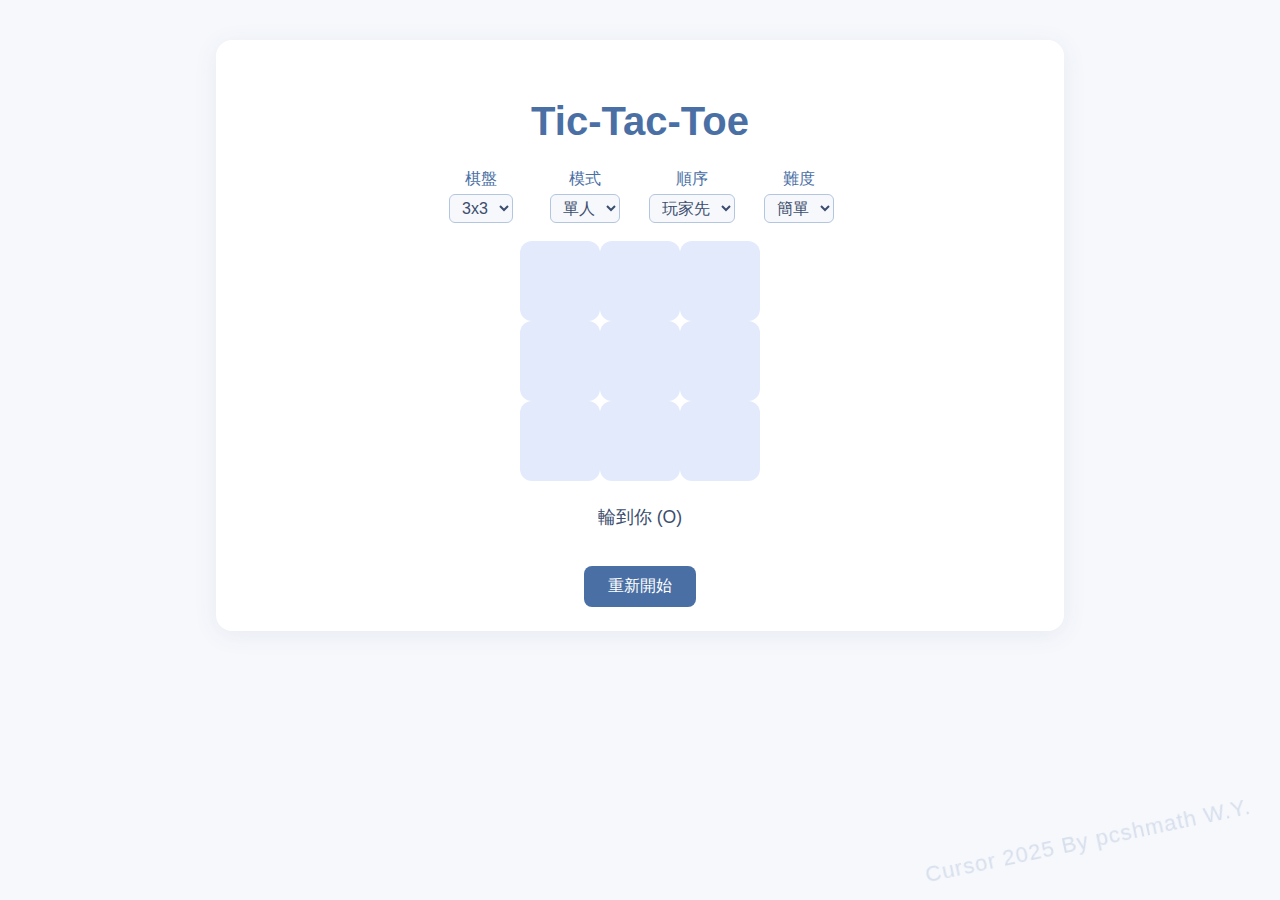
<file: 001/index.html>
<!DOCTYPE html>
<html lang="zh-Hant">
<head>
  <meta charset="UTF-8">
  <meta name="viewport" content="width=device-width, initial-scale=1.0">
  <title>Tic-Tac-Toe</title>
  <link rel="stylesheet" href="style.css">
</head>
<body>
  <div class="container">
    <h1>Tic-Tac-Toe</h1>
    <div class="controls">
      <div class="control-group">
        <div class="control-label">棋盤</div>
        <select id="board-type-select">
          <option value="2d-3" selected>3x3</option>
          <option value="2d-4">4x4</option>
          <option value="2d-5">5x5</option>
        </select>
      </div>
      <div class="control-group">
        <div class="control-label">模式</div>
        <select id="mode-select">
          <option value="pve" selected>單人</option>
          <option value="pvp">雙人</option>
        </select>
      </div>
      <div class="control-group">
        <div class="control-label">順序</div>
        <select id="first-player-select">
          <option value="O">玩家先</option>
          <option value="X">電腦先</option>
        </select>
      </div>
      <div class="control-group">
        <div class="control-label">難度</div>
        <select id="difficulty-select">
          <option value="easy">簡單</option>
          <option value="normal">普通</option>
          <option value="hard">困難</option>
        </select>
      </div>
    </div>
    <div id="game-board" class="board"></div>
    <div id="status" class="status"></div>
    <button id="restart">重新開始</button>
  </div>
  <div class="footer">Cursor 2025 By pcshmath W.Y.</div>
  <script src="game.js"></script>
</body>
</html>
</file>
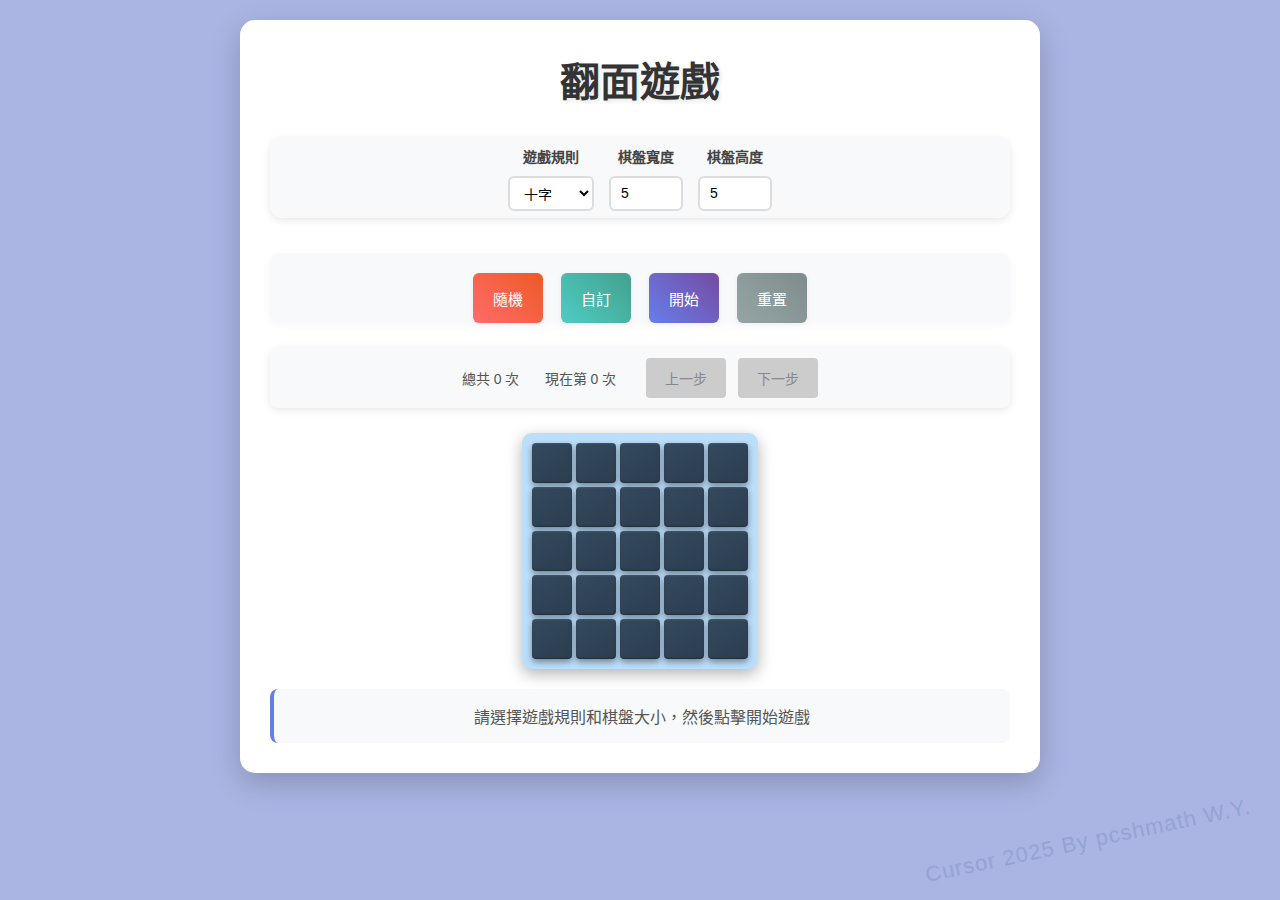
<file: 003/index.html>
<!DOCTYPE html>
<html lang="zh-TW">
<head>
    <meta charset="UTF-8">
    <meta name="viewport" content="width=device-width, initial-scale=1.0">
    <title>翻面遊戲</title>
    <link rel="stylesheet" href="style.css">
</head>
<body>
    <div class="container">
        <h1>翻面遊戲</h1>
        
        <!-- 遊戲設置區域 -->
        <div class="settings">
            <div class="setting-group">
                <label for="gameRule">遊戲規則</label>
                <select id="gameRule">
                    <option value="cross">十字</option>
                    <option value="x">X字</option>
                    <option value="bigCross">大十字</option>
                    <option value="bigX">大X字</option>
                </select>
            </div>
            
            <div class="setting-group">
                <label for="boardWidth">棋盤寬度</label>
                <input type="number" id="boardWidth" min="1" max="20" value="5">
            </div>
            
            <div class="setting-group">
                <label for="boardHeight">棋盤高度</label>
                <input type="number" id="boardHeight" min="1" max="20" value="5">
            </div>
        </div>
        
        <!-- 第二列：4個控制按鈕 -->
        <div class="controls button-row">
            <button id="randomBtn" class="btn">隨機</button>
            <button id="manualBtn" class="btn">自訂</button>
            <button id="startBtn" class="btn">開始</button>
            <button id="resetBtn" class="btn">重置</button>
        </div>
        
        <!-- 第三列：歷程記錄資訊和導航按鈕 -->
        <div class="history-section">
            <div class="history-info-text">
                <span id="totalHistoryCount">總共 0 次</span>
                <span id="currentHistoryIndex">現在第 0 次</span>
            </div>
            <div class="history-navigation">
                <button id="prevBtn" class="btn history-btn" disabled>上一步</button>
                <button id="nextBtn" class="btn history-btn" disabled>下一步</button>
            </div>
        </div>
        
        <!-- 棋盤區域 -->
        <div class="board-container">
            <div id="gameBoard" class="game-board"></div>
        </div>
        
        <!-- 遊戲狀態 -->
        <div class="game-status">
            <p id="statusText">請選擇遊戲規則和棋盤大小，然後點擊開始遊戲</p>
        </div>
    </div>
    
    <!-- 版權信息 -->
    <div class="copyright">
        <p>Cursor 2025 By pcshmath W.Y.</p>
    </div>
    
    <script src="script.js"></script>
</body>
</html>
</file>
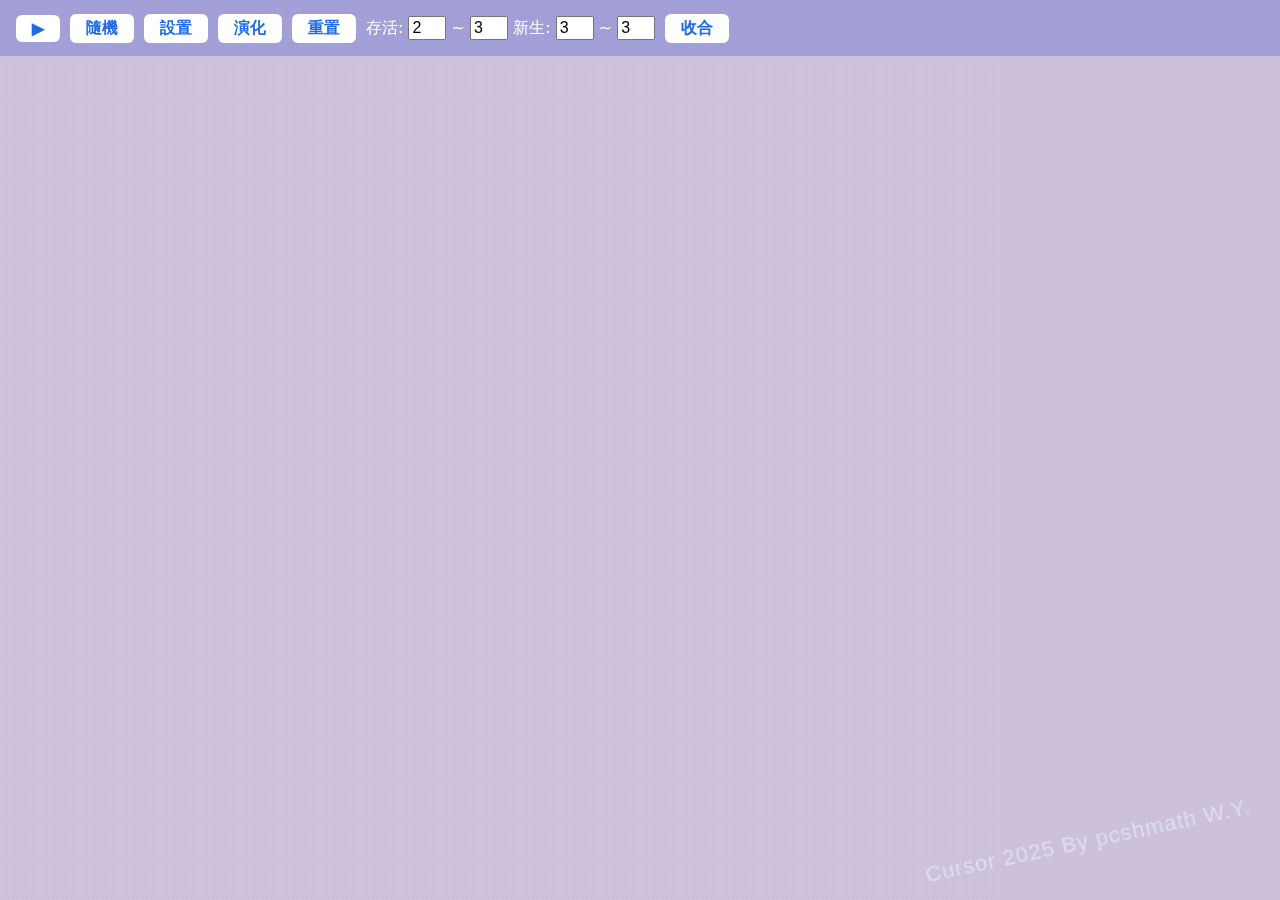
<file: 004/index.html>
<!DOCTYPE html>
<html lang="zh-Hant">
<head>
  <meta charset="UTF-8" />
  <title>生命遊戲</title>
  <meta name="viewport" content="width=device-width,initial-scale=1,maximum-scale=1,user-scalable=no" />
  <link rel="stylesheet" href="style.css" />
</head>
<body>
  <div id="control-bar">
    <button id="play-btn">▶</button>
    <button id="random-btn">隨機</button>
    <button id="setup-btn">設置</button>
    <button id="evolve-btn">演化</button>
    <button id="reset-btn">重置</button>
    <span>
      存活: <input id="survive-min" type="number" value="2" min="0" max="8" style="width:30px;"> ~
      <input id="survive-max" type="number" value="3" min="0" max="8" style="width:30px;">
      新生: <input id="born-min" type="number" value="3" min="0" max="8" style="width:30px;"> ~
      <input id="born-max" type="number" value="3" min="0" max="8" style="width:30px;">
    </span>
    <button id="toggle-bar">收合</button>
  </div>
  <button id="expand-bar-btn" style="display:none;">≡</button>
  <div id="board-container">
    <canvas id="board"></canvas>
  </div>
  <div id="copyright">Cursor 2025 By pcshmath W.Y.</div>
  <script src="script.js"></script>
</body>
</html>
</file>
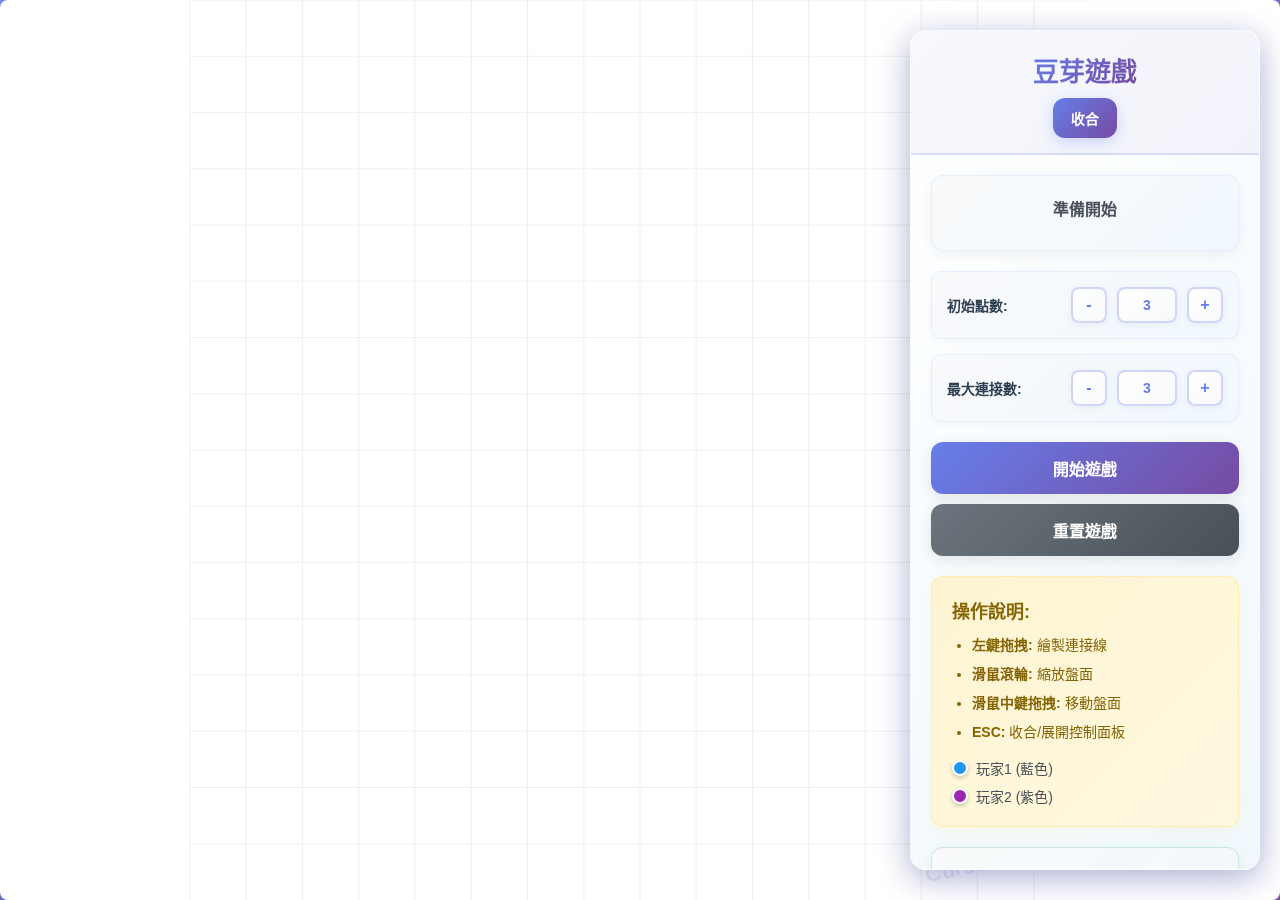
<file: 005/index.html>
<!DOCTYPE html>
<html lang="zh-TW">
<head>
    <meta charset="UTF-8">
    <meta name="viewport" content="width=device-width, initial-scale=1.0">
    <title>雙人豆芽遊戲</title>
    <link rel="stylesheet" href="style.css">
</head>
<body>
    <div class="game-container">
        <!-- 控制面板 -->
        <div id="controlPanel" class="control-panel">
                    <div class="panel-header">
            <h2>豆芽遊戲</h2>
            <button id="togglePanel" class="toggle-btn">收合</button>
        </div>
            
            <div class="panel-content">
                <div class="game-status">
                    <div id="gameStatus" class="status-text">準備開始</div>
                    <div id="playerInfo" class="player-info" style="display: none;">
                        <span>當前玩家: </span>
                        <span id="currentPlayer" class="player-indicator player-1">玩家1</span>
                        <div id="moveCount" class="move-count">回合: 0</div>
                    </div>
                </div>
                
                <div class="settings">
                    <div class="setting-group">
                        <label>初始點數:</label>
                        <div class="setting-controls">
                            <button id="decreasePoints" class="control-btn">-</button>
                            <span id="pointsDisplay" class="setting-value">3</span>
                            <button id="increasePoints" class="control-btn">+</button>
                        </div>
                    </div>
                    
                    <div class="setting-group">
                        <label>最大連接數:</label>
                        <div class="setting-controls">
                            <button id="decreaseConnections" class="control-btn">-</button>
                            <span id="connectionsDisplay" class="setting-value">3</span>
                            <button id="increaseConnections" class="control-btn">+</button>
                        </div>
                    </div>
                </div>
                
                <div class="game-controls">
                    <button id="startGame" class="game-btn primary">開始遊戲</button>
                    <button id="reset" class="game-btn secondary">重置遊戲</button>
                </div>
                
                <div class="instructions">
                    <h3>操作說明:</h3>
                    <ul>
                        <li><strong>左鍵拖拽:</strong> 繪製連接線</li>
                        <li><strong>滑鼠滾輪:</strong> 縮放盤面</li>
                        <li><strong>滑鼠中鍵拖拽:</strong> 移動盤面</li>
                        <li><strong>ESC:</strong> 收合/展開控制面板</li>
                    </ul>
                    <div class="player-colors">
                        <div class="color-info">
                            <span class="color-dot player1"></span>
                            <span>玩家1 (藍色)</span>
                        </div>
                        <div class="color-info">
                            <span class="color-dot player2"></span>
                            <span>玩家2 (紫色)</span>
                        </div>
                    </div>
                </div>
                
                <div class="game-rules">
                    <h3>遊戲規則</h3>
                    <div class="rules-content">
                        <p><strong>Sprouts 遊戲規則：</strong></p>
                        <ul>
                            <li>遊戲開始時有指定數量的初始點</li>
                            <li>玩家輪流在兩個點之間畫線連接</li>
                            <li>每次連接時，在路徑中點會產生一個新的點</li>
                            <li>每個點最多可以連接指定次數（最大連接數）</li>
                            <li>線不能穿過其他線或點</li>
                            <li>可以自連（從一個點出發回到同一點），但該點的連接數必須小於最大連接數-1</li>
                            <li>遊戲結束條件：只剩1個點未達到最大連接數且該點連接數為"最大連接數-1"</li>
                            <li>最後一個能畫線的玩家獲勝</li>
                        </ul>
                    </div>
                </div>
            </div>
        </div>
        
        <!-- 控制面板收合按鈕 -->
        <div id="controlToggle" class="control-toggle">
            <div class="toggle-circle">⚙</div>
        </div>
        
        <!-- 遊戲畫布 -->
        <div class="canvas-container">
            <canvas id="gameCanvas"></canvas>
        </div>
    </div>
    
    <!-- 簽名 -->
    <div class="signature">
        Cursor 2025 By pcshmath W.Y.
    </div>
    
    <script src="game.js"></script>
    <script>
        // 初始化遊戲
        const game = new SproutsGame();
    </script>
</body>
</html>
</file>
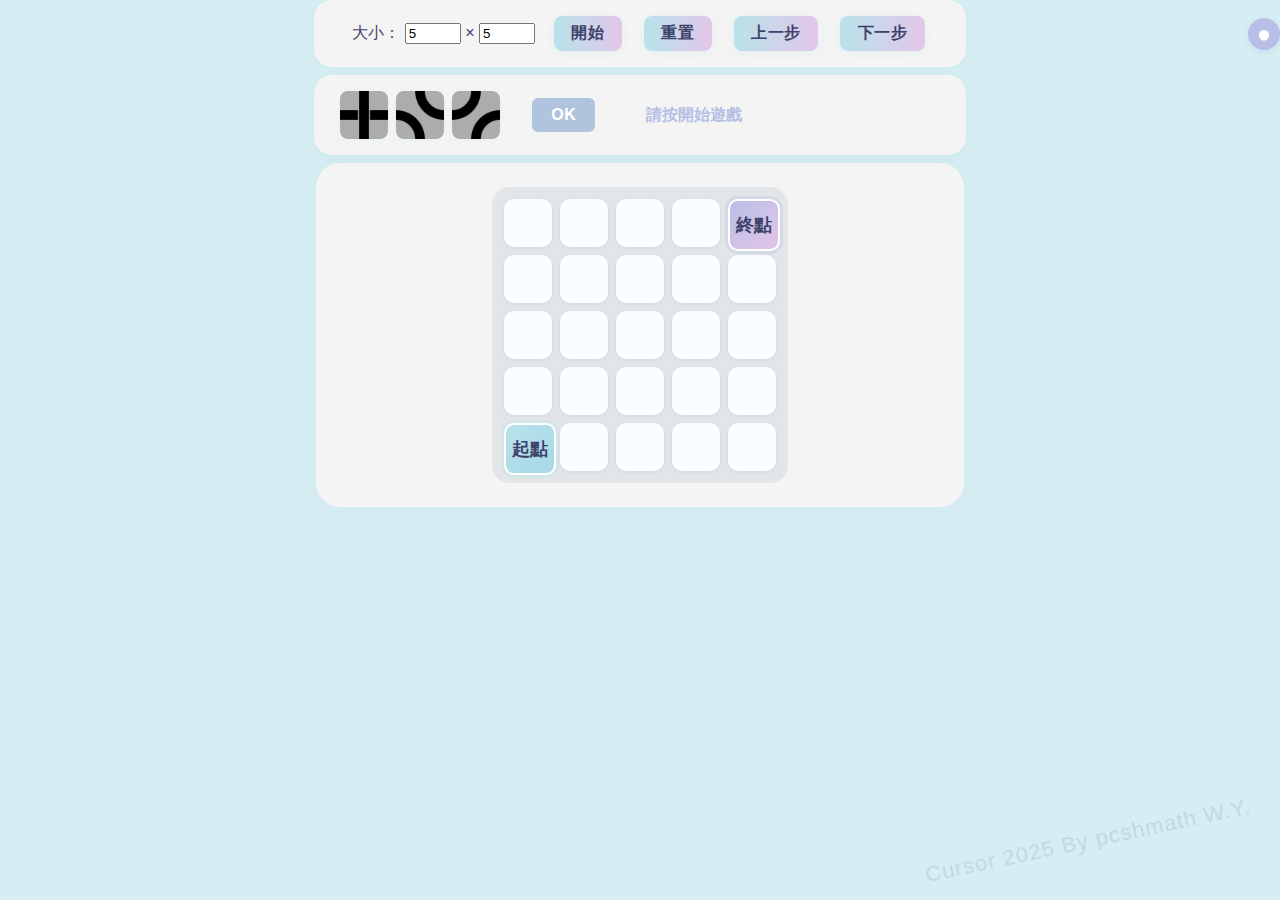
<file: 006/index.html>
<!DOCTYPE html>
<html lang="zh-Hant">
<head>
  <meta charset="UTF-8">
  <meta name="viewport" content="width=device-width, initial-scale=1.0">
  <title>Black Path Game</title>
  <link rel="stylesheet" href="style.css">
</head>
<body>
  <div class="main-wrapper">
    <div class="control-bar">
      <label>大小：
        <input type="number" id="board-width" min="3" max="24" value="5"> ×
        <input type="number" id="board-height" min="3" max="24" value="5">
      </label>
      <button id="start-btn">開始</button>
      <button id="reset-btn">重置</button>
      <button id="prev-btn">上一步</button>
      <button id="next-btn">下一步</button>
    </div>
    <div class="operation-bar">
      <div class="tile-pool">
        <img src="T3.png" alt="T3" class="tile-draggable" draggable="true" data-type="T3">
        <img src="T2.png" alt="T2" class="tile-draggable" draggable="true" data-type="T2">
        <img src="T1.png" alt="T1" class="tile-draggable" draggable="true" data-type="T1">
      </div>
      <button id="ok-btn">OK</button>
      <span id="status-text">請按開始遊戲</span>
    </div>
    <div class="board-scroll">
      <div class="board-grid" id="board-grid"></div>
    </div>
  </div>
  <div class="side-panel" id="side-panel">
    <button class="side-toggle" id="side-toggle" title="顯示/隱藏規則">●</button>
    <div class="side-content" id="side-content">
      <h1>遊戲介紹</h1>
      <p style="margin-bottom:1.2em;">Black Path Game（又稱Brick）是一款兩人對戰的棋盤遊戲。玩家輪流在棋盤上延伸路徑，目標是將路徑連接到終點（基地），或讓對手無法繼續。</p>
      <h2>基本規則</h2>
      <ul style="line-height:1.7;">
        <li>遊戲在m×n方格棋盤上進行，左下為起點，右上為終點。</li>
        <li>每回合，玩家必須在延續路徑的空格放置一個連接片（T1、T2、T3）。</li>
        <li>連接片有三種：</li>
      </ul>
      <div class="tile-explain">
        <div class="tile-explain-item">
          <img src="T1.png" alt="T1" class="tile-explain-img"><br/>
          <b>T1</b>
        </div>
        <div class="tile-explain-item">
          <img src="T2.png" alt="T2" class="tile-explain-img"><br/>
          <b>T2</b>
        </div>
        <div class="tile-explain-item">
          <img src="T3.png" alt="T3" class="tile-explain-img"><br/>
          <b>T3</b>
        </div>
      </div>
      <ul style="line-height:1.7;">
      
        <li>誰先將路徑連接到終點（基地）即獲勝。</li>
        <li>若路徑連接到棋盤邊界（出界），則該玩家輸。</li>
      </ul>
      <h2>操作說明</h2>
      <ul style="line-height:1.7;">
        <li>選擇棋盤大小，點擊「開始」開始遊戲。</li>
        <li>拖曳下方的連接片到下一步的位置。</li>
        <li>無誤後，點擊「OK」，換對方操作。</li>
        <li>可用「上一步」「下一步」瀏覽歷程。</li>
        <li>右上角「重置」可重新開始。</li>
      </ul>
      <h2>進階說明</h2>
      <ul style="line-height:1.7;">
        
        <li>若路徑遇到已放片的格子，會自動沿著連接片推進，直到遇到空格、終點或邊界。</li>
        <li>詳細規則與數學分析可參考 <a href="https://en.wikipedia.org/wiki/Black_Path_Game" target="_blank">Black Path Game 維基百科</a>。</li>
      </ul>
    </div>
  </div>
  <div class="footer-signature">Cursor 2025 By pcshmath W.Y.</div>
  <script src="main.js"></script>
</body>
</html>
</file>
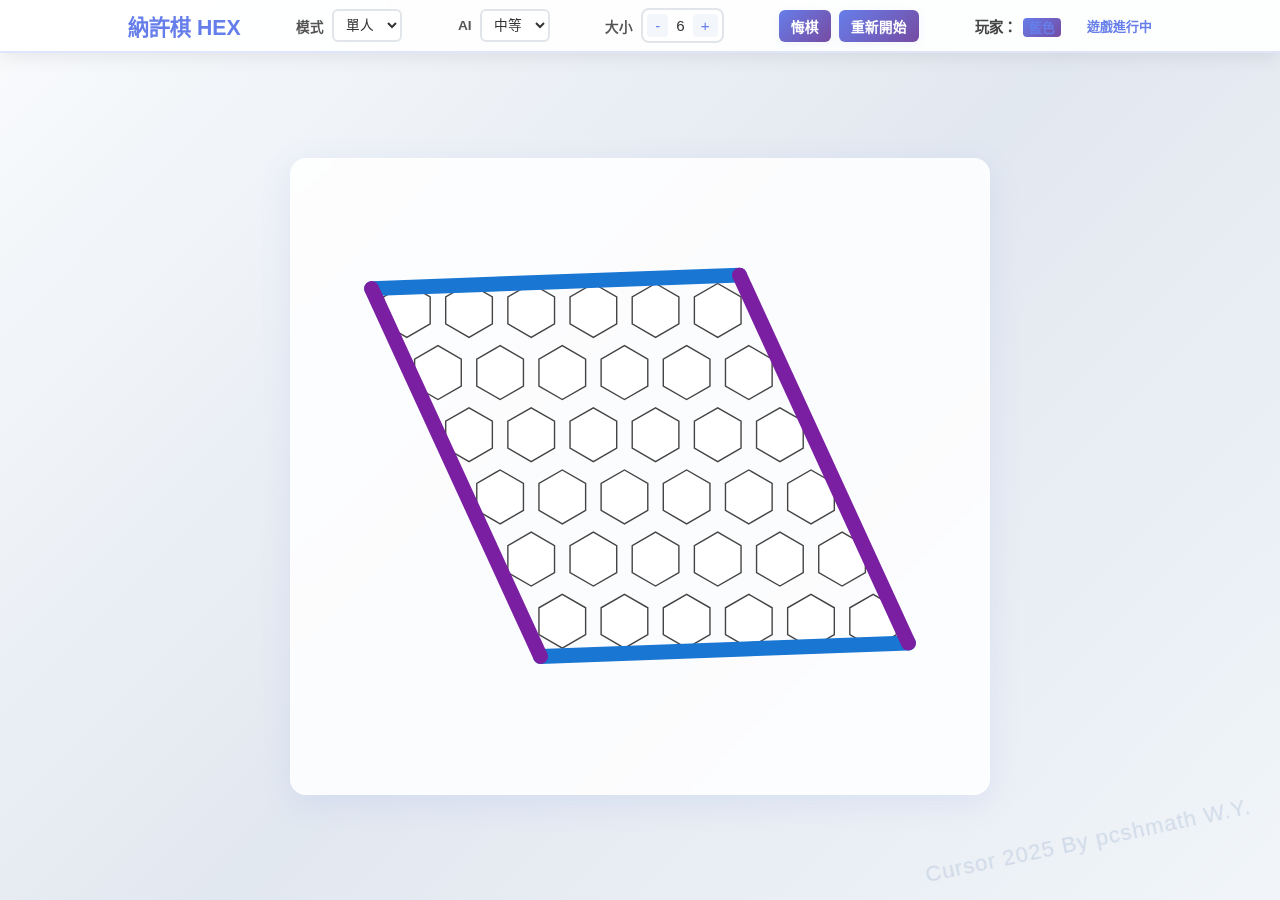
<file: 007/index.html>
<!DOCTYPE html>
<html lang="zh-TW">
<head>
    <meta charset="UTF-8">
    <meta name="viewport" content="width=device-width, initial-scale=1.0">
    <title>納許棋 HEX - 智能對戰</title>
    <link rel="stylesheet" href="style.css">
</head>
<body>
    <div class="game-container">
        <!-- 頂部控制列 -->
        <header class="control-header">
            <div class="control-row">
                <div class="game-title">
                    <h1>納許棋 HEX</h1>
                </div>
                <div class="control-group">
                    <label>模式</label>
                    <select id="game-mode">
                        <option value="ai">單人</option>
                        <option value="two-player">雙人</option>
                    </select>
                </div>
                <div class="control-group">
                    <label>AI</label>
                    <select id="ai-difficulty">
                        <option value="easy">簡單</option>
                        <option value="medium" selected>中等</option>
                        <option value="hard">困難</option>
                        <option value="boss">魔王</option>
                    </select>
                </div>
                <div class="control-group">
                    <label>大小</label>
                    <div class="size-controls">
                        <button id="decrease-size">-</button>
                        <span id="board-size">6</span>
                        <button id="increase-size">+</button>
                    </div>
                </div>
                <div class="control-group">
                    <button id="undo-btn" class="action-btn">悔棋</button>
                    <button id="restart-btn" class="action-btn">重新開始</button>
                </div>
                <div class="status-group">
                    <span>玩家：<span id="current-player">藍色</span></span>
                    <span id="game-status">遊戲進行中</span>
                </div>
            </div>
        </header>
        
        <!-- 遊戲主區域 -->
        <main class="main-area">
            <div class="board-wrapper">
                <svg id="hex-board" class="hex-board"></svg>
            </div>
        </main>
    </div>
    
    <div class="signature">Cursor 2025 By pcshmath W.Y.</div>
    
    <script src="script.js"></script>
</body>
</html>
</file>
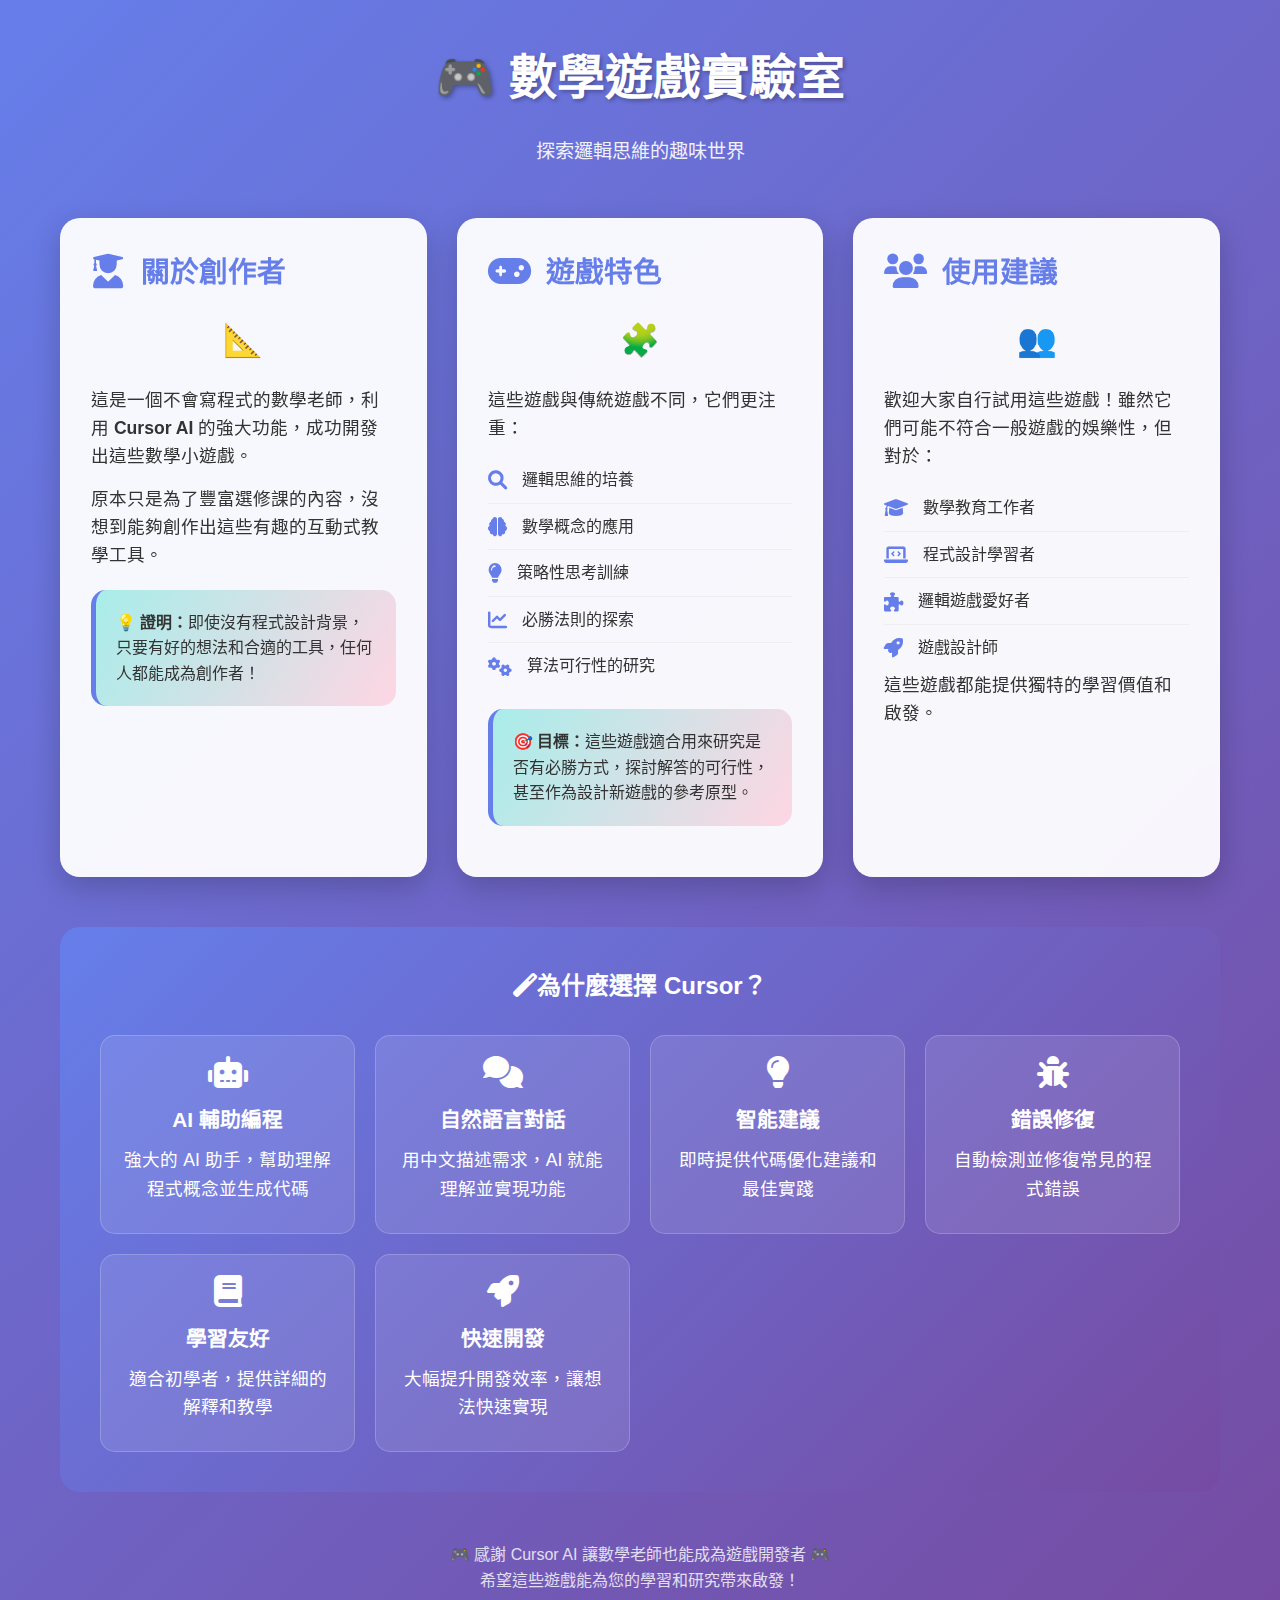
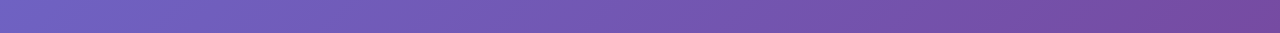
<file: about.html>
<!DOCTYPE html>
<html lang="zh-TW">
<head>
    <meta charset="UTF-8">
    <meta name="viewport" content="width=device-width, initial-scale=1.0">
    <title>網站介紹</title>
    <style>
        * {
            margin: 0;
            padding: 0;
            box-sizing: border-box;
        }

        body {
            font-family: 'Arial', sans-serif;
            background: linear-gradient(135deg, #667eea 0%, #764ba2 100%);
            min-height: 100vh;
            color: #333;
            line-height: 1.6;
        }

        .container {
            max-width: 1200px;
            margin: 0 auto;
            padding: 40px 20px;
        }

        .header {
            text-align: center;
            margin-bottom: 50px;
            color: white;
        }

        .header h1 {
            font-size: 3em;
            margin-bottom: 20px;
            text-shadow: 2px 2px 4px rgba(0,0,0,0.3);
        }

        .header p {
            font-size: 1.2em;
            opacity: 0.9;
        }

        .content-grid {
            display: grid;
            grid-template-columns: repeat(auto-fit, minmax(350px, 1fr));
            gap: 30px;
            margin-bottom: 50px;
        }

        .card {
            background: rgba(255,255,255,0.95);
            border-radius: 20px;
            padding: 30px;
            box-shadow: 0 10px 30px rgba(0,0,0,0.2);
            backdrop-filter: blur(10px);
            border: 1px solid rgba(255,255,255,0.2);
            transition: transform 0.3s ease, box-shadow 0.3s ease;
        }

        .card:hover {
            transform: translateY(-5px);
            box-shadow: 0 15px 40px rgba(0,0,0,0.3);
        }

        .card h2 {
            color: #667eea;
            font-size: 1.8em;
            margin-bottom: 20px;
            display: flex;
            align-items: center;
        }

        .card h2 i {
            margin-right: 15px;
            font-size: 1.2em;
        }

        .card p {
            margin-bottom: 15px;
            font-size: 1.1em;
        }

        .highlight {
            background: linear-gradient(120deg, #a8edea 0%, #fed6e3 100%);
            padding: 20px;
            border-radius: 15px;
            margin: 20px 0;
            border-left: 5px solid #667eea;
        }

        .feature-list {
            list-style: none;
            padding: 0;
        }

        .feature-list li {
            padding: 10px 0;
            border-bottom: 1px solid #eee;
            display: flex;
            align-items: center;
        }

        .feature-list li:last-child {
            border-bottom: none;
        }

        .feature-list li i {
            color: #667eea;
            margin-right: 15px;
            font-size: 1.2em;
        }

        .cursor-section {
            background: linear-gradient(135deg, #667eea 0%, #764ba2 100%);
            color: white;
            padding: 40px;
            border-radius: 20px;
            margin-top: 30px;
        }

        .cursor-section h2 {
            color: white;
            text-align: center;
            margin-bottom: 30px;
        }

        .cursor-features {
            display: grid;
            grid-template-columns: repeat(auto-fit, minmax(250px, 1fr));
            gap: 20px;
        }

        .cursor-feature {
            background: rgba(255,255,255,0.1);
            padding: 20px;
            border-radius: 15px;
            text-align: center;
            border: 1px solid rgba(255,255,255,0.2);
        }

        .cursor-feature i {
            font-size: 2em;
            margin-bottom: 15px;
            display: block;
        }

        .cursor-feature h3 {
            margin-bottom: 10px;
            font-size: 1.3em;
        }

        .cursor-feature p {
            margin-bottom: 10px;
            font-size: 1.1em;
        }

        .footer {
            text-align: center;
            margin-top: 50px;
            color: white;
            opacity: 0.8;
        }

        @media (max-width: 768px) {
            .header h1 {
                font-size: 2em;
            }
            
            .content-grid {
                grid-template-columns: 1fr;
            }
            
            .card {
                padding: 20px;
            }
            
            .cursor-section {
                padding: 20px;
            }
        }

        .math-icon {
            font-size: 2em;
            margin-bottom: 20px;
            display: block;
            text-align: center;
        }
    </style>
    <link rel="stylesheet" href="https://cdnjs.cloudflare.com/ajax/libs/font-awesome/6.0.0/css/all.min.css">
</head>
<body>
    <div class="container">
        <div class="header">
            <h1>🎮 數學遊戲實驗室</h1>
            <p>探索邏輯思維的趣味世界</p>
        </div>

        <div class="content-grid">
            <div class="card">
                <h2><i class="fas fa-user-graduate"></i>關於創作者</h2>
                <div class="math-icon">📐</div>
                <p>這是一個不會寫程式的數學老師，利用 <strong>Cursor AI</strong> 的強大功能，成功開發出這些數學小遊戲。</p>
                <p>原本只是為了豐富選修課的內容，沒想到能夠創作出這些有趣的互動式教學工具。</p>
                <div class="highlight">
                    <strong>💡 證明：</strong>即使沒有程式設計背景，只要有好的想法和合適的工具，任何人都能成為創作者！
                </div>
            </div>

            <div class="card">
                <h2><i class="fas fa-gamepad"></i>遊戲特色</h2>
                <div class="math-icon">🧩</div>
                <p>這些遊戲與傳統遊戲不同，它們更注重：</p>
                <ul class="feature-list">
                    <li><i class="fas fa-search"></i>邏輯思維的培養</li>
                    <li><i class="fas fa-brain"></i>數學概念的應用</li>
                    <li><i class="fas fa-lightbulb"></i>策略性思考訓練</li>
                    <li><i class="fas fa-chart-line"></i>必勝法則的探索</li>
                    <li><i class="fas fa-cogs"></i>算法可行性的研究</li>
                </ul>
                <div class="highlight">
                    <strong>🎯 目標：</strong>這些遊戲適合用來研究是否有必勝方式，探討解答的可行性，甚至作為設計新遊戲的參考原型。
                </div>
            </div>

            <div class="card">
                <h2><i class="fas fa-users"></i>使用建議</h2>
                <div class="math-icon">👥</div>
                <p>歡迎大家自行試用這些遊戲！雖然它們可能不符合一般遊戲的娛樂性，但對於：</p>
                <ul class="feature-list">
                    <li><i class="fas fa-graduation-cap"></i>數學教育工作者</li>
                    <li><i class="fas fa-laptop-code"></i>程式設計學習者</li>
                    <li><i class="fas fa-puzzle-piece"></i>邏輯遊戲愛好者</li>
                    <li><i class="fas fa-rocket"></i>遊戲設計師</li>
                </ul>
                <p>這些遊戲都能提供獨特的學習價值和啟發。</p>
            </div>
        </div>

        <div class="cursor-section">
            <h2><i class="fas fa-magic"></i>為什麼選擇 Cursor？</h2>
            <div class="cursor-features">
                <div class="cursor-feature">
                    <i class="fas fa-robot"></i>
                    <h3>AI 輔助編程</h3>
                    <p>強大的 AI 助手，幫助理解程式概念並生成代碼</p>
                </div>
                <div class="cursor-feature">
                    <i class="fas fa-comments"></i>
                    <h3>自然語言對話</h3>
                    <p>用中文描述需求，AI 就能理解並實現功能</p>
                </div>
                <div class="cursor-feature">
                    <i class="fas fa-lightbulb"></i>
                    <h3>智能建議</h3>
                    <p>即時提供代碼優化建議和最佳實踐</p>
                </div>
                <div class="cursor-feature">
                    <i class="fas fa-bug"></i>
                    <h3>錯誤修復</h3>
                    <p>自動檢測並修復常見的程式錯誤</p>
                </div>
                <div class="cursor-feature">
                    <i class="fas fa-book"></i>
                    <h3>學習友好</h3>
                    <p>適合初學者，提供詳細的解釋和教學</p>
                </div>
                <div class="cursor-feature">
                    <i class="fas fa-rocket"></i>
                    <h3>快速開發</h3>
                    <p>大幅提升開發效率，讓想法快速實現</p>
                </div>
            </div>
        </div>

        <div class="footer">
            <p>🎮 感謝 Cursor AI 讓數學老師也能成為遊戲開發者 🎮</p>
            <p>希望這些遊戲能為您的學習和研究帶來啟發！</p>
        </div>
    </div>
</body>
</html>
</file>
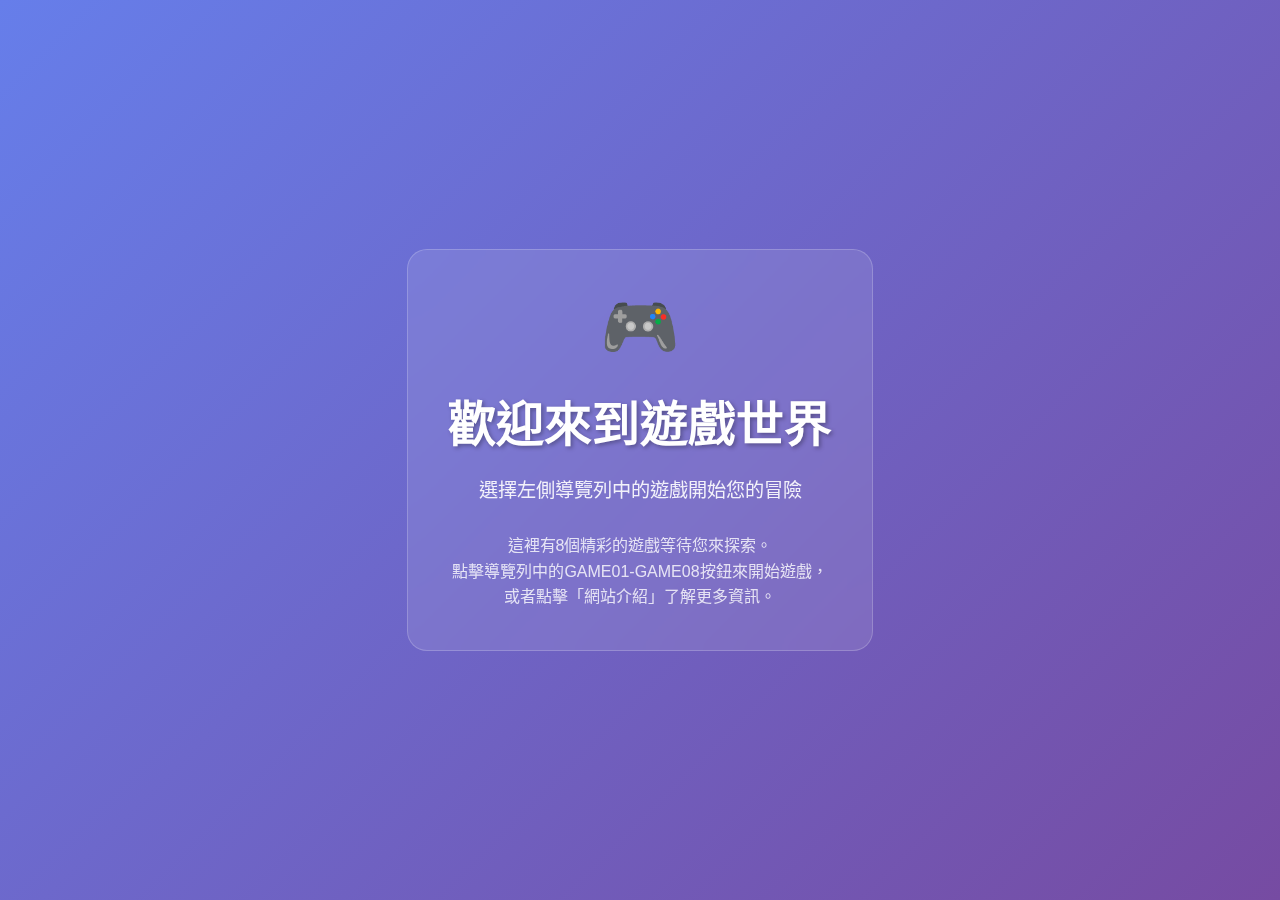
<file: welcome.html>
<!DOCTYPE html>
<html lang="zh-TW">
<head>
    <meta charset="UTF-8">
    <meta name="viewport" content="width=device-width, initial-scale=1.0">
    <title>歡迎頁面</title>
    <style>
        * {
            margin: 0;
            padding: 0;
            box-sizing: border-box;
        }

        body {
            font-family: 'Arial', sans-serif;
            background: linear-gradient(135deg, #667eea 0%, #764ba2 100%);
            height: 100vh;
            display: flex;
            align-items: center;
            justify-content: center;
            color: white;
        }

        .welcome-container {
            text-align: center;
            padding: 40px;
            background: rgba(255,255,255,0.1);
            border-radius: 20px;
            backdrop-filter: blur(10px);
            border: 1px solid rgba(255,255,255,0.2);
            max-width: 600px;
            margin: 20px;
        }

        .welcome-title {
            font-size: 3em;
            margin-bottom: 20px;
            font-weight: bold;
            text-shadow: 2px 2px 4px rgba(0,0,0,0.3);
        }

        .welcome-subtitle {
            font-size: 1.2em;
            margin-bottom: 30px;
            opacity: 0.9;
        }

        .welcome-text {
            font-size: 1em;
            line-height: 1.6;
            opacity: 0.8;
        }

        .game-icon {
            font-size: 4em;
            margin-bottom: 20px;
            animation: bounce 2s infinite;
        }

        @keyframes bounce {
            0%, 20%, 50%, 80%, 100% {
                transform: translateY(0);
            }
            40% {
                transform: translateY(-10px);
            }
            60% {
                transform: translateY(-5px);
            }
        }

        @media (max-width: 768px) {
            .welcome-title {
                font-size: 2em;
            }
            
            .welcome-subtitle {
                font-size: 1em;
            }
            
            .welcome-container {
                padding: 20px;
                margin: 10px;
            }
        }
    </style>
</head>
<body>
    <div class="welcome-container">
        <div class="game-icon">🎮</div>
        <h1 class="welcome-title">歡迎來到遊戲世界</h1>
        <p class="welcome-subtitle">選擇左側導覽列中的遊戲開始您的冒險</p>
        <p class="welcome-text">
            這裡有8個精彩的遊戲等待您來探索。<br>
            點擊導覽列中的GAME01-GAME08按鈕來開始遊戲，<br>
            或者點擊「網站介紹」了解更多資訊。
        </p>
    </div>
</body>
</html>
</file>
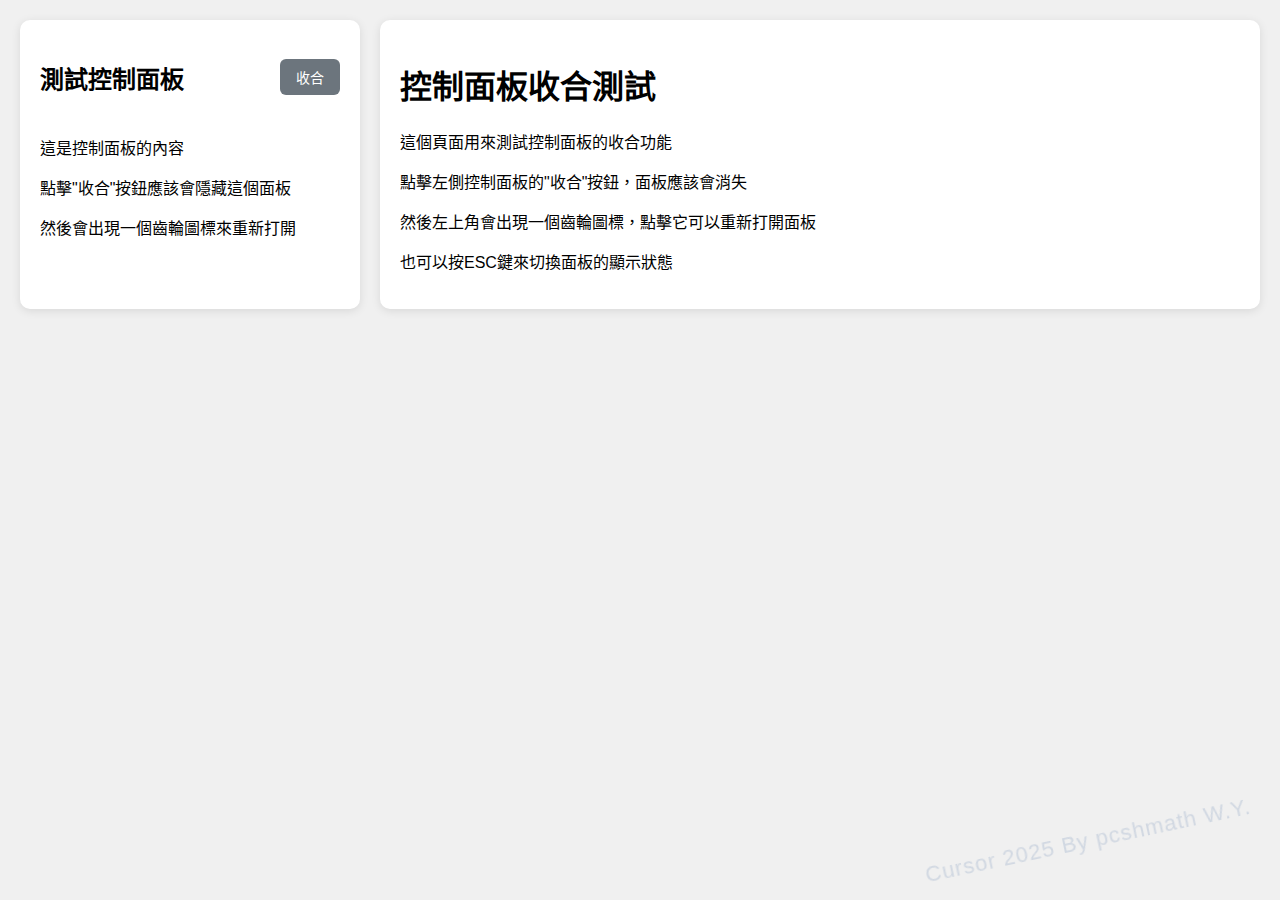
<file: 005/test-toggle.html>
<!DOCTYPE html>
<html lang="zh-TW">
<head>
    <meta charset="UTF-8">
    <meta name="viewport" content="width=device-width, initial-scale=1.0">
    <title>控制面板收合測試</title>
    <style>
        body {
            font-family: Arial, sans-serif;
            margin: 0;
            padding: 20px;
            background: #f0f0f0;
        }
        
        .test-container {
            display: flex;
            gap: 20px;
        }
        
        .control-panel {
            background: white;
            padding: 20px;
            border-radius: 10px;
            box-shadow: 0 2px 10px rgba(0,0,0,0.1);
            width: 300px;
            transition: all 0.3s ease;
        }
        
        .control-panel.collapsed {
            width: 0 !important;
            height: 0 !important;
            opacity: 0 !important;
            pointer-events: none !important;
            min-width: 0 !important;
            max-width: 0 !important;
            overflow: hidden !important;
            padding: 0 !important;
            margin: 0 !important;
        }
        
        .control-toggle {
            position: fixed;
            top: 20px;
            left: 20px;
            z-index: 999;
            display: none;
            transition: all 0.3s ease;
        }
        
        .control-toggle.visible {
            display: block;
        }
        
        .toggle-circle {
            width: 60px;
            height: 60px;
            background: rgba(255, 255, 255, 0.95);
            backdrop-filter: blur(10px);
            border-radius: 50%;
            display: flex;
            align-items: center;
            justify-content: center;
            font-size: 24px;
            cursor: pointer;
            box-shadow: 0 4px 20px rgba(0, 0, 0, 0.15);
            transition: all 0.3s ease;
            color: #495057;
            border: 2px solid rgba(102, 126, 234, 0.3);
        }
        
        .toggle-circle:hover {
            transform: scale(1.1);
            box-shadow: 0 6px 25px rgba(0, 0, 0, 0.2);
            background: rgba(255, 255, 255, 0.98);
            border-color: rgba(102, 126, 234, 0.5);
        }
        
        .toggle-btn {
            background: #6c757d;
            color: white;
            border: none;
            padding: 8px 16px;
            border-radius: 6px;
            cursor: pointer;
            font-size: 14px;
            transition: all 0.2s;
        }
        
        .toggle-btn:hover {
            background: #5a6268;
        }
        
        .panel-header {
            display: flex;
            justify-content: space-between;
            align-items: center;
            margin-bottom: 20px;
        }
        
        .test-content {
            background: white;
            padding: 20px;
            border-radius: 10px;
            box-shadow: 0 2px 10px rgba(0,0,0,0.1);
            flex: 1;
        }
        
        /* 簽名樣式 */
        .signature {
            position: fixed;
            right: 2vw;
            bottom: calc(2vw + 20px);
            opacity: 0.18;
            font-family: 'Brush Script MT', cursive, sans-serif;
            font-size: 22px;
            color: #4a6fa5;
            letter-spacing: 1px;
            transform: rotate(-12deg);
            pointer-events: none;
            z-index: 999;
            background: none;
            box-shadow: none;
            border: none;
            margin: 0;
            text-align: right;
        }
    </style>
</head>
<body>
    <div class="test-container">
        <!-- 控制面板 -->
        <div id="controlPanel" class="control-panel">
            <div class="panel-header">
                <h2>測試控制面板</h2>
                <button id="togglePanel" class="toggle-btn">收合</button>
            </div>
            <div>
                <p>這是控制面板的內容</p>
                <p>點擊"收合"按鈕應該會隱藏這個面板</p>
                <p>然後會出現一個齒輪圖標來重新打開</p>
            </div>
        </div>
        
        <!-- 控制面板收合按鈕 -->
        <div id="controlToggle" class="control-toggle">
            <div class="toggle-circle">⚙</div>
        </div>
        
        <!-- 測試內容 -->
        <div class="test-content">
            <h1>控制面板收合測試</h1>
            <p>這個頁面用來測試控制面板的收合功能</p>
            <p>點擊左側控制面板的"收合"按鈕，面板應該會消失</p>
            <p>然後左上角會出現一個齒輪圖標，點擊它可以重新打開面板</p>
            <p>也可以按ESC鍵來切換面板的顯示狀態</p>
        </div>
    </div>
    
    <!-- 簽名 -->
    <div class="signature">
        Cursor 2025 By pcshmath W.Y.
    </div>
    
    <script>
        // 初始化控制面板收合功能
        function initControlPanel() {
            const toggleBtn = document.getElementById('togglePanel');
            const controlToggle = document.getElementById('controlToggle');
            
            console.log('初始化控制面板:', { toggleBtn: !!toggleBtn, controlToggle: !!controlToggle });
            
            if (toggleBtn) {
                toggleBtn.addEventListener('click', () => {
                    console.log('點擊收合按鈕');
                    hideControlPanel();
                });
            }
            
            if (controlToggle) {
                controlToggle.addEventListener('click', () => {
                    console.log('點擊控制圓點');
                    showControlPanel();
                });
            }
            
            // 初始化時確保控制面板可見，收合按鈕隱藏
            if (controlToggle) {
                controlToggle.classList.remove('visible');
            }
        }
        
        function hideControlPanel() {
            const panel = document.getElementById('controlPanel');
            const controlToggle = document.getElementById('controlToggle');
            
            if (panel && controlToggle) {
                panel.classList.add('collapsed');
                controlToggle.classList.add('visible');
                console.log('控制面板已收合，收合按鈕已顯示');
            }
        }
        
        function showControlPanel() {
            const panel = document.getElementById('controlPanel');
            const controlToggle = document.getElementById('controlToggle');
            
            if (panel && controlToggle) {
                panel.classList.remove('collapsed');
                controlToggle.classList.remove('visible');
                console.log('控制面板已展開，收合按鈕已隱藏');
            }
        }
        
        function togglePanel() {
            const panel = document.getElementById('controlPanel');
            const controlToggle = document.getElementById('controlToggle');
            
            if (panel && controlToggle) {
                if (panel.classList.contains('collapsed')) {
                    showControlPanel();
                } else {
                    hideControlPanel();
                }
            }
        }
        
        // 鍵盤事件
        document.addEventListener('keydown', (e) => {
            if (e.key === 'Escape') {
                togglePanel();
            }
        });
        
        // 初始化
        initControlPanel();
    </script>
</body>
</html>
</file>
<file: 001/style.css>
body {
  background: #f6f8fc;
  font-family: 'Segoe UI', 'Microsoft JhengHei', Arial, sans-serif;
  margin: 0;
  padding: 0;
}
.container {
  width: 80vw;
  
  max-width: 800PX;
  margin: 40PX auto;
  background: #fff;
  border-radius: 16px;
  box-shadow: 0 4px 24px rgba(60, 80, 120, 0.08);
  padding: 32px 24px 24px 24px;
  text-align: center;
  display: flex;
  flex-direction: column;
  align-items: center;
  justify-content: flex-start;
}
h1 {
  color: #4a6fa5;
  margin-bottom: 2vw;
  font-size: clamp(1.5rem, 4vw, 2.5rem);
  display: block;
  width: 100%;
  max-width: 100%;
  box-sizing: border-box;
}
.board {
  display: grid;
  justify-content: center;
  align-items: center;
  margin: 0 auto 24px auto;
  position: relative;
  width: 240px;
  height: 240px;
  aspect-ratio: 1/1;
  background: none;
}
.cell {
  width: 100%;
  height: 100%;
  background: #e3eafc;
  border-radius: 12px;
  display: flex;
  align-items: center;
  justify-content: center;
  font-size: 2.2em;
  color: #4a6fa5;
  cursor: pointer;
  transition: background 0.2s;
  user-select: none;
  position: relative;
  aspect-ratio: 1/1;
}
.cell:hover {
  background: #d0dbf7;
}
.status {
  min-height: 32px;
  color: #3b4d6d;
  font-size: 1.1rem;
  margin-bottom: 16px;
}
button#restart {
  background: #4a6fa5;
  color: #fff;
  border: none;
  border-radius: 8px;
  padding: 10px 24px;
  font-size: 1rem;
  cursor: pointer;
  transition: background 0.2s;
  margin-top: 1vw;
}
button#restart:hover {
  background: #3b4d6d;
}
.controls {
  display: flex;
  flex-wrap: nowrap;
  justify-content: center;
  align-items: flex-end;
  gap: 24px;
  margin-bottom: 18px;
}
.control-group {
  display: flex;
  flex-direction: column;
  align-items: center;
  min-width: 80px;
}
.control-label {
  font-size: 1rem;
  color: #4a6fa5;
  margin-bottom: 4px;
}
.controls select {
  padding: 4px 8px;
  border-radius: 6px;
  border: 1px solid #b3c6e0;
  background: #f6f8fc;
  color: #3b4d6d;
  font-size: 1rem;
}

/* 動態調整棋盤格數 */
.board[data-size="3"] {
  grid-template-columns: repeat(3, 1fr);
  grid-template-rows: repeat(3, 1fr);
}
.board[data-size="4"] {
  grid-template-columns: repeat(4, 1fr);
  grid-template-rows: repeat(4, 1fr);
}
.board[data-size="5"] {
  grid-template-columns: repeat(5, 1fr);
  grid-template-rows: repeat(5, 1fr);
}

.win-cell {
  animation: win-flash 0.7s linear 2;
  background: #ffe7e7 !important;
}

@keyframes win-flash {
  0% { background: #ffe7e7; }
  50% { background: #ffb3b3; }
  100% { background: #ffe7e7; }
}

@media (max-width: 800px) {
  .container {
    width: 98vw;
    max-width: 98vw;
    padding: 2vw 0;
  }
  .board {
    width: 98vw;
    max-width: 240px;
  }
  .controls {
    grid-template-columns: 1fr;
    grid-template-rows: repeat(4, auto);
    gap: 14px 0;
  }
}

@media (max-width: 600px) {
  .controls {
    flex-wrap: wrap;
  }
}

.footer {
  position: fixed;
  right: 2vw;
  bottom: calc(2vw + 20px);
  opacity: 0.18;
  font-family: 'Brush Script MT', cursive, sans-serif;
  font-size: 22px;
  color: #4a6fa5;
  letter-spacing: 1px;
  transform: rotate(-12deg);
  pointer-events: none;
  z-index: 999;
  background: none;
  box-shadow: none;
  border: none;
  margin: 0;
  text-align: right;
}
</file>
<file: 003/style.css>
* {
    margin: 0;
    padding: 0;
    box-sizing: border-box;
}

body {
    font-family: 'Arial', sans-serif;
    background: #aab5e3;
    min-height: 100vh;
    padding: 20px;
}

.container {
    max-width: 800px;
    margin: 0 auto;
    background: white;
    border-radius: 15px;
    padding: 30px;
    box-shadow: 0 10px 30px rgba(0, 0, 0, 0.2);
}

h1 {
    text-align: center;
    color: #333;
    margin-bottom: 30px;
    font-size: 2.5em;
    text-shadow: 2px 2px 4px rgba(0, 0, 0, 0.1);
}

/* 設置區域樣式 */
.settings {
    display: flex;
    justify-content: center;
    align-items: center;
    background: #f8f9fa;
    padding: clamp(15px, 3vw, 25px);
    border-radius: 12px;
    margin-bottom: clamp(20px, 4vw, 35px);
    flex-wrap: nowrap;
    gap: clamp(8px, 2vw, 15px);
    box-shadow: 0 2px 8px rgba(0, 0, 0, 0.1);
    height: 80px;
}

.setting-group {
    display: flex;
    flex-direction: column;
    align-items: center;
    gap: clamp(4px, 1vw, 8px);
    flex: 0 1 auto;
    min-width: fit-content;
    max-width: clamp(100px, 15vw, 140px);
}

.setting-group label {
    font-weight: 600;
    color: #444;
    font-size: 14px;
    text-align: center;
    margin-bottom: 2px;
    white-space: nowrap;
}

.setting-group select,
.setting-group input {
    padding: clamp(4px, 1.2vw, 8px) clamp(6px, 1.5vw, 10px);
    border: 2px solid #ddd;
    border-radius: 6px;
    font-size: 14px;
    width: auto;
    min-width: fit-content;
    max-width: 100%;
    box-sizing: border-box;
    transition: all 0.3s ease;
    background: white;
    height: 35px;
}

.setting-group select:focus,
.setting-group input:focus {
    outline: none;
    border-color: #667eea;
    box-shadow: 0 0 0 3px rgba(102, 126, 234, 0.1);
    transform: translateY(-1px);
}

/* 歷程記錄區域樣式 */
.history-section {
    display: flex;
    justify-content: center;
    align-items: center;
    background: #f8f9fa;
    padding: clamp(10px, 2vw, 15px);
    border-radius: 8px;
    margin-bottom: clamp(15px, 3vw, 25px);
    box-shadow: 0 2px 8px rgba(0, 0, 0, 0.1);
    flex-wrap: nowrap;
    gap: clamp(20px, 4vw, 30px);
    height: 60px;
}

.history-info-text {
    display: flex;
    align-items: center;
    gap: clamp(15px, 3vw, 25px);
    flex-wrap: wrap;
}

.history-info-text span {
    font-size: 14px;
    color: #555;
    font-weight: 500;
    white-space: nowrap;
}

.history-navigation {
    display: flex;
    gap: clamp(8px, 2vw, 12px);
    align-items: center;
}

.history-navigation button {
    padding: clamp(6px, 1.2vw, 8px) clamp(10px, 1.8vw, 12px);
    border: none;
    border-radius: 4px;
    font-size: 14px;
    font-weight: 500;
    cursor: pointer;
    transition: all 0.3s ease;
    background: linear-gradient(45deg, #667eea, #764ba2);
    color: white;
    white-space: nowrap;
    height: 40px;
}

.history-navigation button:hover:not(:disabled) {
    transform: translateY(-1px);
    box-shadow: 0 3px 8px rgba(0, 0, 0, 0.15);
}

.history-navigation button:active:not(:disabled) {
    transform: translateY(0);
}

.history-navigation button:disabled {
    background: #ccc;
    color: #888;
    cursor: not-allowed;
    transform: none;
    box-shadow: none;
}

/* 控制按鈕樣式 */
.controls {
    display: flex;
    justify-content: center;
    align-items: center;
    gap: 15px;
    margin-bottom: 30px;
    flex-wrap: wrap;
    width: 100%;
    height: 70px;
}

.btn {
    padding: 12px 20px;
    border: none;
    border-radius: 8px;
    font-size: 16px;
    font-weight: bold;
    cursor: pointer;
    transition: all 0.3s ease;
    min-width: fit-content;
    white-space: nowrap;
    width: 75%;
    height: 50px;
}

#randomBtn {
    background: linear-gradient(45deg, #ff6b6b, #ee5a24);
    color: white;
}

#manualBtn {
    background: linear-gradient(45deg, #4ecdc4, #44a08d);
    color: white;
}

#startBtn {
    background: linear-gradient(45deg, #667eea, #764ba2);
    color: white;
}

#resetBtn {
    background: linear-gradient(45deg, #95a5a6, #7f8c8d);
    color: white;
}

.btn:hover {
    transform: translateY(-2px);
    box-shadow: 0 5px 15px rgba(0, 0, 0, 0.2);
}

.btn:active {
    transform: translateY(0);
}

/* 棋盤容器 */
.board-container {
    display: flex;
    justify-content: center;
    margin-bottom: 20px;
}

.game-board {
    display: grid;
    gap: 4px;
    background: #bbdefb;
    padding: 10px;
    border-radius: 10px;
    box-shadow: 0 5px 15px rgba(0, 0, 0, 0.3);
}

/* 棋子樣式 */
.tile {
    width: 40px;
    height: 40px;
    border: none;
    border-radius: 4px;
    cursor: pointer;
    transition: transform 0.2s ease;
    position: relative;
    overflow: hidden;
    transform-style: preserve-3d;
    box-shadow: 
        0 2px 4px rgba(0, 0, 0, 0.3),
        inset 0 1px 2px rgba(255, 255, 255, 0.2);
}

.tile.black {
    background: linear-gradient(145deg, #34495e, #2c3e50);
    box-shadow: 
        0 3px 6px rgba(0, 0, 0, 0.4),
        inset 0 1px 2px rgba(255, 255, 255, 0.1),
        inset 0 -1px 2px rgba(0, 0, 0, 0.3);
}

.tile.white {
    background: linear-gradient(145deg, #f8f9fa, #e9ecef);
    box-shadow: 
        0 3px 6px rgba(0, 0, 0, 0.2),
        inset 0 1px 2px rgba(255, 255, 255, 0.8),
        inset 0 -1px 2px rgba(0, 0, 0, 0.1);
}

.tile:hover {
    transform: scale(1.05);
    box-shadow: 0 3px 8px rgba(0, 0, 0, 0.3);
}

.tile:active {
    transform: scale(0.95);
}

/* 翻面動畫效果 */
.tile.flipping {
    animation: flip 0.4s ease-in-out;
    transform-style: preserve-3d;
}

@keyframes flip {
    0% {
        transform: rotateY(0deg);
    }
    50% {
        transform: rotateY(90deg);
    }
    100% {
        transform: rotateY(180deg);
    }
}

/* 歷程控制區域 */
.history-controls {
    display: flex;
    justify-content: space-between;
    align-items: center;
    background: #f8f9fa;
    padding: 15px 20px;
    border-radius: 8px;
    margin: 20px 0;
    border-left: 4px solid #9c27b0;
}

.history-btn {
    padding: 8px 16px;
    font-size: 14px;
    min-width: 80px;
    background: linear-gradient(45deg, #9c27b0, #7b1fa2);
    color: white;
}

.history-btn:disabled {
    background: linear-gradient(45deg, #ccc, #999);
    cursor: not-allowed;
    transform: none;
}

.history-btn:disabled:hover {
    transform: none;
    box-shadow: none;
}

/* 遊戲狀態 */
.game-status {
    text-align: center;
    padding: 15px;
    background: #f8f9fa;
    border-radius: 8px;
    border-left: 4px solid #667eea;
    margin-top: 20px;
}

#statusText {
    color: #555;
    font-size: 16px;
    margin: 0;
}

/* 響應式設計 */
/* 響應式設計 */
@media (max-width: 900px) {
    .container {
        padding: 15px;
        margin: 10px;
    }
    
    .settings {
        gap: clamp(8px, 2vw, 15px);
        padding: clamp(12px, 2.5vw, 20px);
        flex-wrap: wrap;
        justify-content: center;
        margin-bottom: clamp(15px, 3vw, 25px);
    }
    
    .setting-group {
        min-width: fit-content;
        max-width: clamp(100px, 15vw, 140px);
        gap: clamp(3px, 0.8vw, 6px);
    }
    
    .setting-group label {
        font-size: 14px;
    }
    
    .setting-group select,
    .setting-group input {
        padding: clamp(4px, 1.2vw, 8px) clamp(6px, 1.5vw, 10px);
        font-size: 14px;
        height: 35px;
    }
    
    .controls {
        gap: 10px;
        flex-wrap: wrap;
        justify-content: center;
    }
    
    .btn {
        font-size: 16px;
        padding: 12px 20px;
        width: 75%;
        height: 50px;
    }
    
    .history-section {
        gap: 15px;
        padding: 15px;
        flex-wrap: wrap;
        justify-content: center;
    }
    
    .history-info-text {
        gap: 15px;
    }
    
    .history-info-text span {
        font-size: 14px;
    }
    
    .history-navigation {
        gap: clamp(8px, 2vw, 12px);
    }
    
    .history-navigation button {
        font-size: 14px;
        padding: clamp(6px, 1.2vw, 8px) clamp(10px, 1.8vw, 12px);
        height: 40px;
    }
    
    .tile {
        width: clamp(32px, 6vw, 40px);
        height: clamp(32px, 6vw, 40px);
    }
    
    h1 {
        font-size: 2.2em;
        margin-bottom: clamp(20px, 3vw, 25px);
    }
}





.unified-controls {
    display: flex;
    flex-wrap: wrap;
    align-items: center;
    gap: 12px;
    background: #f8f9fa;
    padding: 16px 12px;
    border-radius: 10px;
    margin: 24px 0 18px 0;
    box-shadow: 0 2px 8px rgba(60,60,120,0.06);
}
.unified-controls label {
    margin-right: 4px;
    font-weight: 500;
    color: #333;
}
.unified-controls input[type="number"],
.unified-controls select {
    padding: 5px 10px;
    border-radius: 5px;
    border: 1px solid #bbb;
    font-size: 15px;
    margin-right: 8px;
    outline: none;
    transition: border 0.2s;
    min-width: 60px;
    box-sizing: border-box;
}
.unified-controls input[type="number"]:focus,
.unified-controls select:focus {
    border: 1.5px solid #7b1fa2;
}
.unified-controls .btn {
    background: linear-gradient(45deg, #7b1fa2, #9c27b0);
    color: #fff;
    border: none;
    border-radius: 6px;
    padding: 8px 14px;
    font-size: 15px;
    font-weight: 500;
    min-width: 90px;
    box-shadow: 0 1px 4px rgba(60,60,120,0.08);
    cursor: pointer;
    transition: background 0.2s, transform 0.1s, box-shadow 0.2s;
    margin-right: 2px;
}
.unified-controls .btn:hover:not(:disabled) {
    background: linear-gradient(45deg, #9c27b0, #7b1fa2);
    transform: translateY(-2px) scale(1.04);
    box-shadow: 0 4px 12px rgba(124,40,180,0.13);
}
.unified-controls .btn:active:not(:disabled) {
    background: linear-gradient(45deg, #6a0080, #7b1fa2);
    transform: scale(0.98);
}
.unified-controls .btn:disabled {
    background: #ccc;
    color: #888;
    cursor: not-allowed;
    box-shadow: none;
    transform: none;
}
@media (max-width: 900px) {
    .unified-controls {
        gap: 8px;
        padding: 10px 4px;
    }
    .unified-controls .btn {
        min-width: 80px;
        font-size: 14px;
        padding: 7px 8px;
    }
}
@media (max-width: 900px) {
    .unified-controls {
        flex-direction: column;
        align-items: stretch;
        gap: 8px;
    }
    .unified-controls .btn,
    .unified-controls input[type="number"],
    .unified-controls select {
        width: 100%;
        min-width: 0;
        margin-right: 0;
    }
}

.button-row {
    display: flex;
    flex-wrap: wrap;
    gap: clamp(10px, 2vw, 18px);
    align-items: center;
    justify-content: center;
    background: #f8f9fa;
    padding: clamp(12px, 2.5vw, 20px) clamp(20px, 4vw, 30px);
    border-radius: 10px;
    margin-bottom: clamp(15px, 3vw, 25px);
    box-shadow: 0 2px 8px rgba(60,60,120,0.04);
    height: 70px;
}
.button-row .btn {
    width: 70px;
    min-width: 0;
    max-width: 100%;
    margin: 0;
    display: inline-block;
    background: linear-gradient(45deg, #7b1fa2, #9c27b0);
    color: #fff;
    border: none;
    border-radius: 6px;
    padding: 8px 18px;
    font-size: 15px;
    font-weight: 500;
    box-shadow: 0 1px 4px rgba(60,60,120,0.08);
    cursor: pointer;
    transition: background 0.2s, transform 0.1s, box-shadow 0.2s;
}
.button-row .btn:hover:not(:disabled) {
    background: linear-gradient(45deg, #9c27b0, #7b1fa2);
    transform: translateY(-2px) scale(1.04);
    box-shadow: 0 4px 12px rgba(124,40,180,0.13);
}
.button-row .btn:active:not(:disabled) {
    background: linear-gradient(45deg, #6a0080, #7b1fa2);
    transform: scale(0.98);
}
.button-row .btn:disabled {
    background: #ccc;
    color: #888;
    cursor: not-allowed;
    box-shadow: none;
    transform: none;
}
.button-row .history-btn {
    width: 70PX;
    white-space: nowrap;
    padding-left: 8px;
    padding-right: 8px;
    box-sizing: border-box;
}

/* 版權信息樣式 */
.copyright {
    position: fixed;
    right: 2vw;
    bottom: calc(2vw + 20px);
    opacity: 0.18;
    font-family: 'Brush Script MT', cursive, sans-serif;
    font-size: 22px;
    color: #1d4687ef;
    letter-spacing: 1px;
    transform: rotate(-12deg);
    pointer-events: none;
    z-index: 999;
    background: none;
    box-shadow: none;
    border: none;
    margin: 0;
    text-align: right;
}
</file>
<file: 004/style.css>
body {
  margin: 0;
  background: #ffffff00;
  height: 100vh;
  overflow: hidden;
  font-family: system-ui, sans-serif;
}
#control-bar {
  position: fixed;
  top: 0; left: 0; right: 0;
  background: rgba(30,60,200,0.25);
  color: #fff;
  padding: 8px 8px 8px 16px;
  display: flex;
  align-items: center;
  gap: 10px;
  z-index: 10;
  transition: transform 0.3s;
  height: 56px;
  box-sizing: border-box;
}
#control-bar.collapsed {
  transform: translateY(-100%);
  height: 0 !important;
  padding: 0 !important;
  min-height: 0 !important;
  overflow: hidden;
}
#board-container {
  position: fixed;
  top: 0;
  left: 0;
  right: 0;
  bottom: 0;
  width: 100vw;
  height: 100vh;
  background: #ccc0db;
  overflow: hidden;
}
#board {
  width: 100vw;
  height: 100vh;
  display: block;
  background: transparent;
  touch-action: none;
}
.cell-btn {
  fill: transparent;
  cursor: pointer;
}
.cell-btn:hover {
  filter: drop-shadow(0 0 6px #fff8);
}
input[type="number"] {
  font-size: 1em;
  width: 2.5em;
}
button {
  font-size: 1em;
  padding: 4px 16px;
  border-radius: 6px;
  border: none;
  background: #fff;
  color: #1e6be3;
  font-weight: bold;
  cursor: pointer;
  transition: background 0.2s, color 0.2s;
}
button:hover, button:active {
  background: #1e6be3;
  color: #fff;
}
#expand-bar-btn {
  position: fixed;
  top: 16px;
  left: 16px;
  width: 40px;
  height: 40px;
  border-radius: 50%;
  background: #111;
  color: #fff;
  font-size: 1.5em;
  display: flex;
  align-items: center;
  justify-content: center;
  box-shadow: 0 2px 8px #0005;
  border: none;
  cursor: pointer;
  z-index: 20;
  transition: background 0.2s, color 0.2s;
}
#expand-bar-btn:hover {
  background: #fff;
  color: #111;
}
#watermark {
  position: fixed;
  top: 56px;
  left: 0; right: 0;
  width: 100vw;
  text-align: center;
  font-family: 'Brush Script MT', 'Comic Sans MS', cursive, sans-serif;
  font-size: 2.2em;
  color: #fff;
  opacity: 0.25;
  pointer-events: none;
  z-index: 5;
  user-select: none;
  letter-spacing: 0.1em;
  text-shadow: 0 2px 8px #0008;
}

#copyright {
  position: fixed;
  right: 2vw;
  bottom: calc(2vw + 20px);
  opacity: 0.6;
  font-family: 'Brush Script MT', cursive, sans-serif;
  font-size: 22px;
  color: #e6f3ff;
  letter-spacing: 1px;
  transform: rotate(-12deg);
  pointer-events: none;
  z-index: 999;
  background: none;
  box-shadow: none;
  border: none;
  margin: 0;
  text-align: right;
}
@media (max-width: 600px) {
  #control-bar {
    font-size: 0.95em;
    height: 48px;
    padding: 6px 4px 6px 8px;
  }
  #board-container {
    top: 48px;
    height: calc(100vh - 48px);
  }
  #watermark {
    font-size: 1.2em;
    top: 48px;
  }
}
</file>
<file: 005/style.css>
* {
    margin: 0;
    padding: 0;
    box-sizing: border-box;
}

body {
    font-family: 'Segoe UI', Tahoma, Geneva, Verdana, sans-serif;
    background: linear-gradient(135deg, #667eea 0%, #764ba2 100%);
    overflow: hidden;
    height: 100vh;
}

.game-container {
    display: flex;
    height: 100vh;
    width: 100vw;
}

/* 控制面板 */
.control-panel {
    background: linear-gradient(135deg, rgba(255, 255, 255, 0.95) 0%, rgba(240, 248, 255, 0.95) 100%);
    backdrop-filter: blur(15px);
    box-shadow: 0 8px 32px rgba(31, 38, 135, 0.37);
    border: 1px solid rgba(255, 255, 255, 0.18);
    border-radius: 16px;
    display: flex;
    flex-direction: column;
    min-width: 300px;
    max-width: 350px;
    transition: all 0.4s cubic-bezier(0.4, 0, 0.2, 1);
    max-height: calc(100vh - 60px);
    overflow: hidden;
    position: absolute;
    top: 50%;
    right: 20px;
    transform: translateY(-50%);
    z-index: 1000;
}

.control-panel.collapsed {
    width: 0 !important;
    height: 0 !important;
    opacity: 0 !important;
    pointer-events: none !important;
    min-width: 0 !important;
    max-width: 0 !important;
    overflow: hidden !important;
    padding: 0 !important;
    margin: 0 !important;
    transform: translateY(-50%) scale(0.8) !important;
}

.panel-content {
    max-height: calc(100vh - 120px);
    overflow-y: auto;
    padding: 20px;
    scrollbar-width: thin;
    scrollbar-color: #ccc transparent;
    display: flex;
    flex-direction: column;
    gap: 20px;
}

.panel-content::-webkit-scrollbar {
    width: 6px;
}

.panel-content::-webkit-scrollbar-track {
    background: transparent;
}

.panel-content::-webkit-scrollbar-thumb {
    background: #ccc;
    border-radius: 3px;
}

.panel-content::-webkit-scrollbar-thumb:hover {
    background: #999;
}

.panel-header {
    display: flex;
    flex-direction: column;
    align-items: center;
    padding: 20px 20px 15px 20px;
    border-bottom: 2px solid rgba(102, 126, 234, 0.2);
    background: linear-gradient(135deg, rgba(102, 126, 234, 0.05) 0%, rgba(118, 75, 162, 0.05) 100%);
    gap: 10px;
}

.panel-header h2 {
    color: #2c3e50;
    font-size: 26px;
    font-weight: 700;
    background: linear-gradient(135deg, #667eea 0%, #764ba2 100%);
    -webkit-background-clip: text;
    -webkit-text-fill-color: transparent;
    background-clip: text;
    text-align: center;
    margin: 0;
}

.toggle-btn {
    background: linear-gradient(135deg, #667eea 0%, #764ba2 100%);
    color: white;
    border: none;
    padding: 10px 18px;
    border-radius: 12px;
    cursor: pointer;
    font-size: 14px;
    font-weight: 600;
    transition: all 0.3s cubic-bezier(0.4, 0, 0.2, 1);
    box-shadow: 0 4px 15px rgba(102, 126, 234, 0.3);
}

.toggle-btn:hover {
    background: linear-gradient(135deg, #5a6fd8 0%, #6a4190 100%);
    transform: translateY(-2px);
    box-shadow: 0 6px 20px rgba(102, 126, 234, 0.4);
}

/* 遊戲狀態 */
.game-status {
    background: linear-gradient(135deg, rgba(248, 249, 250, 0.9) 0%, rgba(240, 248, 255, 0.9) 100%);
    padding: 20px;
    border-radius: 12px;
    border-left: 4px solid #667eea;
    box-shadow: 0 4px 15px rgba(0, 0, 0, 0.05);
    border: 1px solid rgba(102, 126, 234, 0.1);
}

.status-text {
    font-weight: 600;
    color: #495057;
    text-align: center;
    margin-bottom: 10px;
}

.player-info {
    display: flex;
    flex-direction: column;
    gap: 8px;
    align-items: center;
}

.player-indicator {
    padding: 6px 12px;
    border-radius: 16px;
    font-weight: 600;
    font-size: 14px;
    color: white;
}

.player-1 {
    background: #2196F3;
}

.player-2 {
    background: #9C27B0;
}

.move-count {
    font-size: 12px;
    color: #6c757d;
}

/* 設定區域 */
.settings {
    display: flex;
    flex-direction: column;
    gap: 15px;
}

.setting-group {
    display: flex;
    justify-content: space-between;
    align-items: center;
    padding: 15px;
    background: linear-gradient(135deg, rgba(248, 249, 250, 0.8) 0%, rgba(240, 248, 255, 0.8) 100%);
    border-radius: 10px;
    border: 1px solid rgba(102, 126, 234, 0.1);
    box-shadow: 0 2px 10px rgba(0, 0, 0, 0.03);
    transition: all 0.3s ease;
}

.setting-group:hover {
    background: linear-gradient(135deg, rgba(248, 249, 250, 0.95) 0%, rgba(240, 248, 255, 0.95) 100%);
    box-shadow: 0 4px 15px rgba(0, 0, 0, 0.08);
    transform: translateY(-1px);
}

.setting-group label {
    font-weight: 600;
    color: #2c3e50;
    font-size: 14px;
}

.setting-controls {
    display: flex;
    align-items: center;
    gap: 10px;
}

.control-btn {
    width: 36px;
    height: 36px;
    border: 2px solid rgba(102, 126, 234, 0.3);
    background: linear-gradient(135deg, #ffffff 0%, #f8f9fa 100%);
    border-radius: 8px;
    cursor: pointer;
    font-size: 16px;
    font-weight: bold;
    color: #667eea;
    transition: all 0.3s cubic-bezier(0.4, 0, 0.2, 1);
    box-shadow: 0 2px 8px rgba(0, 0, 0, 0.05);
}

.control-btn:hover {
    background: linear-gradient(135deg, #667eea 0%, #764ba2 100%);
    border-color: #667eea;
    color: white;
    transform: translateY(-2px);
    box-shadow: 0 4px 15px rgba(102, 126, 234, 0.3);
}

.setting-value {
    width: 60px;
    text-align: center;
    padding: 8px;
    border: 2px solid rgba(102, 126, 234, 0.3);
    border-radius: 8px;
    background: linear-gradient(135deg, #ffffff 0%, #f8f9fa 100%);
    font-weight: bold;
    color: #667eea;
    font-size: 14px;
    box-shadow: 0 2px 8px rgba(0, 0, 0, 0.05);
}

/* 遊戲控制按鈕 */
.game-controls {
    display: flex;
    flex-direction: column;
    gap: 10px;
}

.game-btn {
    padding: 14px 28px;
    border: none;
    border-radius: 12px;
    cursor: pointer;
    font-size: 16px;
    font-weight: 600;
    transition: all 0.3s cubic-bezier(0.4, 0, 0.2, 1);
    text-align: center;
    box-shadow: 0 4px 15px rgba(0, 0, 0, 0.1);
}

.game-btn.primary {
    background: linear-gradient(135deg, #667eea 0%, #764ba2 100%);
    color: white;
}

.game-btn.primary:hover {
    background: linear-gradient(135deg, #5a6fd8 0%, #6a4190 100%);
    transform: translateY(-2px);
    box-shadow: 0 6px 20px rgba(102, 126, 234, 0.4);
}

.game-btn.secondary {
    background: linear-gradient(135deg, #6c757d 0%, #495057 100%);
    color: white;
}

.game-btn.secondary:hover {
    background: linear-gradient(135deg, #5a6268 0%, #343a40 100%);
    transform: translateY(-2px);
    box-shadow: 0 6px 20px rgba(108, 117, 125, 0.4);
}

/* 操作說明 */
.instructions {
    background: linear-gradient(135deg, rgba(255, 243, 205, 0.9) 0%, rgba(255, 248, 220, 0.9) 100%);
    padding: 20px;
    border-radius: 12px;
    border-left: 4px solid #ffc107;
    box-shadow: 0 4px 15px rgba(255, 193, 7, 0.1);
    border: 1px solid rgba(255, 193, 7, 0.2);
}

.instructions h3 {
    color: #856404;
    margin-bottom: 12px;
    font-size: 18px;
    font-weight: 700;
}

.instructions ul {
    color: #856404;
    padding-left: 20px;
    margin-bottom: 15px;
}

.instructions li {
    margin: 8px 0;
    font-size: 14px;
    line-height: 1.5;
}

.player-colors {
    display: flex;
    flex-direction: column;
    gap: 8px;
}

.color-info {
    display: flex;
    align-items: center;
    gap: 8px;
    font-size: 14px;
    color: #495057;
}

.color-dot {
    width: 16px;
    height: 16px;
    border-radius: 50%;
    border: 2px solid white;
    box-shadow: 0 2px 4px rgba(0,0,0,0.2);
}

.color-dot.player1 {
    background: #2196F3;
}

.color-dot.player2 {
    background: #9C27B0;
}

/* 畫布容器 */
.canvas-container {
    flex: 1;
    position: relative;
    background: rgba(255, 255, 255, 0.1);
    display: flex;
    align-items: center;
    justify-content: center;
    backdrop-filter: blur(5px);
}

#gameCanvas {
    display: block;
    background: white;
    border-radius: 8px;
    box-shadow: 0 8px 32px rgba(0,0,0,0.2);
    cursor: crosshair;
}

/* 響應式設計 */
@media (max-width: 768px) {
    .control-panel {
        position: absolute;
        left: 0;
        top: 0;
        height: 100vh;
        z-index: 100;
        transform: translateX(-100%);
    }
    
    .control-panel.visible {
        transform: translateX(0);
    }
    
    .canvas-container {
        width: 100vw;
    }
    
    .panel-header h2 {
        font-size: 20px;
    }
    
    .instructions {
        font-size: 12px;
    }
    
    .instructions ul {
        padding-left: 15px;
    }
    
    .instructions li {
        font-size: 12px;
    }
}

/* 隱藏控制面板時的樣式 */
.control-panel.hidden {
    transform: translateX(-100%);
}

/* 控制面板收合按鈕 */
.control-toggle {
    position: fixed;
    top: 20px;
    right: 20px;
    z-index: 999;
    display: none;
    transition: all 0.3s ease;
}

.control-toggle.visible {
    display: block;
}

.toggle-circle {
    width: 60px;
    height: 60px;
    background: linear-gradient(135deg, rgba(255, 255, 255, 0.95) 0%, rgba(240, 248, 255, 0.95) 100%);
    backdrop-filter: blur(15px);
    border-radius: 50%;
    display: flex;
    align-items: center;
    justify-content: center;
    font-size: 24px;
    cursor: pointer;
    box-shadow: 0 8px 32px rgba(31, 38, 135, 0.37);
    transition: all 0.3s cubic-bezier(0.4, 0, 0.2, 1);
    color: #667eea;
    border: 1px solid rgba(255, 255, 255, 0.18);
}

.toggle-circle:hover {
    transform: scale(1.1);
    box-shadow: 0 12px 40px rgba(31, 38, 135, 0.5);
    background: linear-gradient(135deg, rgba(255, 255, 255, 0.98) 0%, rgba(240, 248, 255, 0.98) 100%);
    color: #5a6fd8;
}

/* 遊戲規則樣式 */
.game-rules {
    background: linear-gradient(135deg, rgba(248, 249, 250, 0.9) 0%, rgba(240, 248, 255, 0.9) 100%);
    padding: 20px;
    border-radius: 12px;
    border-left: 4px solid #28a745;
    box-shadow: 0 4px 15px rgba(40, 167, 69, 0.1);
    border: 1px solid rgba(40, 167, 69, 0.2);
}

.game-rules h3 {
    color: #2c3e50;
    margin-bottom: 12px;
    font-size: 18px;
    font-weight: 700;
}

.rules-content {
    font-size: 13px;
    line-height: 1.5;
}

.rules-content p {
    margin-bottom: 8px;
    color: #495057;
}

.rules-content ul {
    list-style-type: disc;
    margin-left: 20px;
    margin-bottom: 10px;
}

.rules-content li {
    margin-bottom: 4px;
    color: #6c757d;
}

/* 簽名樣式 */
.signature {
    position: fixed;
    right: 2vw;
    bottom: calc(2vw + 20px);
    opacity: 0.18;
    font-family: 'Brush Script MT', cursive, sans-serif;
    font-size: 22px;
    color: #4a6fa5;
    letter-spacing: 1px;
    transform: rotate(-12deg);
    pointer-events: none;
    z-index: 999;
    background: none;
    box-shadow: none;
    border: none;
    margin: 0;
    text-align: right;
}

/* 動畫效果 */
@keyframes fadeIn {
    from {
        opacity: 0;
        transform: translateY(20px);
    }
    to {
        opacity: 1;
        transform: translateY(0);
    }
}

.game-status, .settings, .game-controls, .instructions {
    animation: fadeIn 0.5s ease-out;
}
</file>
<file: 006/style.css>
body {
  font-family: 'Segoe UI', Arial, sans-serif;
  background: #d6eef3;
  margin: 0;
  padding: 0;
  color: #3d426b;
}

.main-wrapper {
  display: flex;
  flex-direction: column;
  align-items: center;
  min-height: 100vh;
  justify-content: flex-start;
}

.control-bar, .operation-bar {
  display: flex;
  align-items: center;
  justify-content: center;
  gap: 1rem;
  padding: 1rem 2vw;
  background: #f3f4f3;
  box-shadow: 0 2px 8px #b0c4de22;
  margin-bottom: 0.5rem;
  border-radius: 18px;
  width: 100%;
  max-width: 600px;
}

.control-bar button,
.operation-bar button {
  background: linear-gradient(90deg, #b7e3ea 0%, #e3c6e8 100%);
  color: #3d426b;
  border: none;
  border-radius: 8px;
  padding: 0.45rem 1.1rem;
  font-size: 1rem;
  font-weight: 600;
  cursor: pointer;
  margin: 0 0.18rem;
  box-shadow: 0 2px 8px #b7e3ea33;
  transition: background 0.2s, box-shadow 0.2s, transform 0.1s;
  letter-spacing: 0.5px;
  white-space: nowrap;
}
.control-bar button:active,
.operation-bar button:active {
  background: linear-gradient(90deg, #e3c6e8 0%, #b7e3ea 100%);
  box-shadow: 0 1px 4px #b7e3ea44;
  transform: scale(0.97);
}
.control-bar button:disabled,
.operation-bar button:disabled {
  background: #cfd3d6;
  color: #b0b3b8;
  cursor: not-allowed;
  box-shadow: none;
}

.board-scroll {
  width: 100%;
  max-width: 600px;
  overflow-x: auto;
  overflow-y: auto;
  background: #f3f4f3;
  border-radius: 24px;
  box-shadow: 0 4px 24px #b0c4de22;
  padding: 24px;
  margin: 0 auto 2rem auto;
  display: flex;
  justify-content: center;
}

.board-grid {
  display: grid;
  grid-template-columns: repeat(var(--bw), 48px);
  grid-template-rows: repeat(var(--bh), 48px);
  gap: 8px;
  background: #e3e6e8;
  border-radius: 18px;
  padding: 12px;
}

.board-cell {
  width: 48px;
  height: 48px;
  background: #fafdff;
  border-radius: 10px;
  box-shadow: 0 1px 4px #0001;
  display: flex;
  align-items: center;
  justify-content: center;
  position: relative;
  font-size: 1.1rem;
  font-weight: bold;
  color: #3d426b;
  user-select: none;
}

.board-cell.start {
  background: linear-gradient(135deg, #b7e3ea 0%, #a7d7e7 100%);
  color: #3d426b;
  border: 2.5px solid #fff;
  box-shadow: 0 0 0 3px #b7e3ea55;
}

.board-cell.end {
  background: linear-gradient(135deg, #b7bfe6 0%, #e3c6e8 100%);
  color: #3d426b;
  border: 2.5px solid #fff;
  box-shadow: 0 0 0 3px #b7bfe655;
}

.tile-pool {
  display: flex;
  gap: 0.5rem;
}

.tile-draggable {
  width: 48px;
  height: 48px;
  border-radius: 8px;
  background: #e3e6e8;
  box-shadow: 0 1px 4px #b7e3ea33;
  cursor: grab;
  transition: box-shadow 0.2s;
}

.tile-draggable:active {
  box-shadow: 0 2px 8px #0003;
}

#ok-btn {
  background: #43e97b;
  color: #fff;
  border: none;
  border-radius: 6px;
  padding: 0.5rem 1.2rem;
  font-size: 1rem;
  cursor: pointer;
  margin-left: 1rem;
  transition: background 0.2s;
}

#ok-btn:disabled {
  background: #b0c4de;
  cursor: not-allowed;
}

#status-text {
  margin-left: 2rem;
  font-weight: bold;
  color: #b7bfe6;
  flex: 1;
}

.tile-on-board {
  width: 90%;
  height: 90%;
  object-fit: contain;
  border-radius: 8px;
  box-shadow: 0 2px 8px #b7e3ea55;
  border: 2px solid #e3e6e8;
  background: #fafdff;
  transition: box-shadow 0.2s, border 0.2s;
  display: block;
  margin: auto;
}
.tile-on-board.preview {
  opacity: 0.6;
  filter: drop-shadow(0 0 6px #b7e3ea88);
}

@media (max-width: 700px) {
  .board-scroll, .control-bar, .operation-bar {
    max-width: 98vw;
    padding: 8px;
  }
  .board-grid {
    grid-template-columns: repeat(var(--bw), 36px);
    grid-template-rows: repeat(var(--bh), 36px);
    gap: 5px;
    padding: 6px;
  }
  .board-cell, .tile-draggable {
    width: 36px;
    height: 36px;
    font-size: 0.9rem;
  }
}

.next-step {
  animation: blink-blue 1s infinite;
  box-shadow: 0 0 0 3px #7bb7e8, 0 0 8px 2px #7bb7e855;
  position: relative;
  z-index: 1;
}
@keyframes blink-blue {
  0%, 100% { box-shadow: 0 0 0 3px #7bb7e8, 0 0 8px 2px #7bb7e855; }
  50% { box-shadow: 0 0 0 6px #b7e3ea, 0 0 16px 4px #b7e3ea88; }
}
.entry-dot {
  position: absolute;
  width: 16px;
  height: 16px;
  background: radial-gradient(circle, #ffe066 70%, #fff0 100%);
  border-radius: 50%;
  z-index: 2;
}
.entry-dot.up { top: -8px; left: 50%; transform: translateX(-50%); }
.entry-dot.down { bottom: -8px; left: 50%; transform: translateX(-50%); }
.entry-dot.left { left: -8px; top: 50%; transform: translateY(-50%); }
.entry-dot.right { right: -8px; top: 50%; transform: translateY(-50%); }

.operation-bar {
  justify-content: flex-start;
}

.side-panel {
  position: fixed;
  top: 0;
  right: 0;
  height: 100vh;
  z-index: 100;
  display: flex;
  align-items: flex-start;
}
.side-toggle {
  position: absolute;
  right: 0;
  top: 18px;
  left: auto;
  width: 32px;
  height: 32px;
  border-radius: 50%;
  background: #b7bfe6;
  color: #fff;
  border: none;
  font-size: 1.5rem;
  box-shadow: 0 2px 8px #b7bfe655;
  cursor: pointer;
  transition: background 0.2s;
  z-index: 101;
}
.side-toggle:hover {
  background: #5b8dee;
}
.side-content {
  width: 320px;
  max-width: 80vw;
  background: #fafdff;
  box-shadow: -2px 0 16px #b7bfe655;
  border-radius: 16px 0 0 16px;
  padding: 2rem 1.5rem 2rem 2rem;
  margin-top: 0;
  margin-right: 0;
  height: 100vh;
  overflow-y: auto;
  transition: transform 0.3s cubic-bezier(.4,2,.6,1), opacity 0.3s;
  color: #3d426b;
  font-size: 1.08rem;
}
.side-content h2 {
  font-size: 1.5rem;
  color: #5b8dee;
  margin-bottom: 0.7em;
  letter-spacing: 1px;
  font-weight: 700;
  padding-left: 0.7em;
  border-left: 8px solid #b7e3ea;
  background: linear-gradient(90deg, #e3f6ff 60%, #fff0 100%);
  border-radius: 8px 0 0 8px;
}
.side-content h3 {
  font-size: 1.13rem;
  color: #a259e6;
  margin-top: 1.3em;
  margin-bottom: 0.5em;
  font-weight: 600;
  padding-left: 0.6em;
  border-left: 6px solid #e3c6e8;
  background: linear-gradient(90deg, #f6eaff 60%, #fff0 100%);
  border-radius: 7px 0 0 7px;
}
.side-content ul {
  background: none;
  border-radius: 0;
  padding: 0.7em 0 0.7em 1.3em;
  margin-bottom: 1.1em;
  margin-top: 0.2em;
  box-shadow: none;
}
.side-content li {
  margin-bottom: 0.3em;
  line-height: 1.7;
}
.side-content .tile-explain {
  display: flex;
  gap: 1.2rem;
  justify-content: center;
  align-items: flex-end;
  margin: 0.7em 0 1.2em 0;
  background: #e3e6e8;
  border-radius: 10px;
  padding: 0.7em 0.5em;
  box-shadow: 0 1px 4px #b7bfe622;
}
.side-content .tile-explain-item {
  text-align: center;
  font-size: 1rem;
  line-height: 1.5;
  color: #3d426b;
  display: flex;
  flex-direction: column;
  align-items: center;
}
.side-content .tile-explain-img {
  width: 48px;
  height: 48px;
  margin-bottom: 0.3em;
  border-radius: 8px;
  box-shadow: 0 1px 6px #b7bfe633;
  background: #fafdff;
  border: 2px solid #b7bfe6;
}
.side-content a {
  color: #5b8dee;
  text-decoration: underline;
  transition: color 0.2s;
}
.side-content a:hover {
  color: #a259e6;
}
.side-panel.collapsed .side-content {
  transform: translateX(100%);
  opacity: 0;
  pointer-events: none;
}
.side-panel.collapsed .side-toggle {
  right: 0;
  left: auto;
}
@media (max-width: 700px) {
  .side-content { width: 90vw; padding: 1rem 0.5rem 1rem 1rem; }
}

.footer-signature {
  position: fixed;
  right: 2vw;
  bottom: calc(2vw + 20px);
  opacity: 0.18;
  font-family: 'Brush Script MT', cursive, sans-serif;
  font-size: 22px;
  color: #4a6fa5;
  letter-spacing: 1px;
  transform: rotate(-12deg);
  pointer-events: none;
  z-index: 999;
  background: none;
  box-shadow: none;
  border: none;
  margin: 0;
  text-align: right;
}
</file>
<file: 007/style.css>
* {
    margin: 0;
    padding: 0;
    box-sizing: border-box;
}

body {
    font-family: 'Segoe UI', Tahoma, Geneva, Verdana, sans-serif;
    background: linear-gradient(135deg, #f8fafc 0%, #e2e8f0 50%, #f1f5f9 100%);
    color: #333;
    min-height: 100vh;
    overflow-x: hidden;
}

.container {
    min-height: 100vh;
    display: flex;
    flex-direction: column;
    background: linear-gradient(135deg, #f8fafc 0%, #e2e8f0 50%, #f1f5f9 100%);
}

.game-container {
    display: flex;
    flex-direction: column;
    height: 100vh;
    width: 100vw;
}

/* 頂部控制列 */
.control-header {
    background: rgba(255, 255, 255, 0.92);
    backdrop-filter: blur(10px);
    border-bottom: 2px solid rgba(102, 126, 234, 0.2);
    box-shadow: 0 4px 20px rgba(0, 0, 0, 0.08);
    padding: 8px 10%;
    z-index: 100;
}

.control-row {
    display: flex;
    align-items: center;
    justify-content: space-between;
    gap: 20px;
    max-width: 1400px;
    margin: 0 auto;
    flex-wrap: wrap;
    font-size: 0.95em;
}

.game-title h1 {
    font-size: 1.4em;
    color: #667eea;
    margin: 0;
    white-space: nowrap;
    flex-shrink: 0;
}

.control-group {
    display: flex;
    align-items: center;
    gap: 8px;
    flex-wrap: nowrap;
    white-space: nowrap;
    flex-shrink: 0;
}

.status-group {
    display: flex;
    align-items: center;
    gap: 16px;
    font-size: 0.95em;
    font-weight: bold;
    color: #444;
    white-space: nowrap;
    flex-shrink: 0;
}

.control-group label {
    font-weight: 600;
    color: #555;
    font-size: 0.9em;
    white-space: nowrap;
}

.control-group select {
    padding: 6px 8px;
    border: 2px solid #e1e5e9;
    border-radius: 6px;
    background: white;
    color: #333;
    font-size: 0.9em;
    cursor: pointer;
    transition: all 0.3s ease;
    min-width: 70px;
}

.control-group select:hover {
    border-color: #667eea;
}

.control-group select:focus {
    outline: none;
    border-color: #667eea;
    box-shadow: 0 0 0 3px rgba(102, 126, 234, 0.1);
}

.size-controls {
    display: flex;
    align-items: center;
    gap: 8px;
    background: white;
    border: 2px solid #e1e5e9;
    border-radius: 8px;
    padding: 4px;
}

.size-controls button {
    background: #f3f6fa;
    border: none;
    border-radius: 4px;
    padding: 3px 8px;
    font-size: 1em;
    color: #667eea;
    cursor: pointer;
    transition: background 0.2s;
}

.size-controls button:hover {
    background: #e1e5e9;
}

.action-btn {
    background: linear-gradient(135deg, #667eea, #764ba2);
    color: white;
    border: none;
    border-radius: 6px;
    padding: 6px 12px;
    font-size: 0.9em;
    font-weight: bold;
    cursor: pointer;
    box-shadow: 0 2px 8px rgba(102, 126, 234, 0.08);
    transition: background 0.2s, box-shadow 0.2s;
}

.action-btn:hover {
    background: linear-gradient(135deg, #5a6fd8, #6a4c93);
    box-shadow: 0 4px 16px rgba(102, 126, 234, 0.15);
}

.main-area {
    flex: 1;
    display: flex;
    justify-content: center;
    align-items: center;
    padding: 20px;
    background: linear-gradient(135deg, #f8fafc 0%, #e2e8f0 50%, #f1f5f9 100%);
}

.board-wrapper {
    background: rgba(255, 255, 255, 0.85);
    border-radius: 16px;
    box-shadow: 0 8px 32px rgba(102, 126, 234, 0.12);
    padding: 20px;
    backdrop-filter: blur(8px);
    border: 1px solid rgba(255, 255, 255, 0.3);
    width: 100%;
    max-width: 700px;
    aspect-ratio: 1.1/1;
    display: flex;
    align-items: center;
    justify-content: center;
    margin: 0 auto;
}

.hex-board {
    width: 100%;
    height: 100%;
    display: block;
    background: none;
    user-select: none;
}

/* 六角格樣式 */
.hex-hexagon {
    stroke: #444;
    stroke-width: 1.5;
    fill: white;
    cursor: pointer;
    transition: fill 0.2s;
}

.hex-hexagon:hover {
    fill: #e3e8f7;
}

.hex-piece {
    stroke-width: 3;
    cursor: pointer;
}

.hex-piece[fill="#667eea"] {
    fill: #667eea;
    stroke: #5a6fd8;
}

.hex-piece[fill="#764ba2"] {
    fill: #764ba2;
    stroke: #6a4c93;
}

.hex-highlight {
    fill: #ffe066 !important;
    stroke: #ffd700 !important;
    stroke-width: 2.5 !important;
}

/* 外框樣式 */
.hex-border-blue {
    stroke: #1976d2;
    stroke-width: 16;
    stroke-linecap: round;
    stroke-linejoin: round;
}

.hex-border-purple {
    stroke: #7b1fa2;
    stroke-width: 16;
    stroke-linecap: round;
    stroke-linejoin: round;
}

#current-player {
    font-weight: bold;
    color: #667eea;
    padding: 2px 6px;
    border-radius: 4px;
    background: #e3e8f7;
    margin-left: 6px;
    font-size: 0.9em;
}

#game-status {
    font-weight: bold;
    margin-left: 10px;
    font-size: 0.9em;
}

.info-panel { display: none; }

/* 頁腳署名 */
.footer {
    display: none;
}

.signature {
    position: fixed;
    right: 2vw;
    bottom: calc(2vw + 20px);
    opacity: 0.18;
    font-family: 'Brush Script MT', cursive, sans-serif;
    font-size: 22px;
    color: #4a6fa5;
    letter-spacing: 1px;
    transform: rotate(-12deg);
    pointer-events: none;
    z-index: 9999;
    background: none;
    box-shadow: none;
    border: none;
    margin: 0;
    text-align: right;
}

/* 響應式設計 */
@media (max-width: 1200px) {
    .control-row {
        gap: 10px;
        font-size: 0.9em;
    }
    
    .game-title h1 {
        font-size: 1.3em;
    }
    
    .control-group select {
        min-width: 65px;
        padding: 5px 6px;
    }
    
    .action-btn {
        padding: 5px 10px;
        font-size: 0.85em;
    }
}

@media (max-width: 1000px) {
    .control-row {
        gap: 8px;
        font-size: 0.85em;
    }
    
    .game-title h1 {
        font-size: 1.2em;
    }
    
    .control-group {
        gap: 4px;
    }
    
    .control-group label {
        font-size: 0.85em;
    }
    
    .control-group select {
        min-width: 60px;
        padding: 4px 5px;
        font-size: 0.85em;
    }
    
    .size-controls button {
        padding: 2px 6px;
        font-size: 0.9em;
    }
    
    .action-btn {
        padding: 4px 8px;
        font-size: 0.8em;
    }
    
    .status-group {
        gap: 8px;
        font-size: 0.85em;
    }
    
    #current-player {
        padding: 1px 4px;
        font-size: 0.85em;
    }
    
    #game-status {
        font-size: 0.85em;
    }
}

@media (max-width: 800px) {
    .control-header {
        padding: 6px 8px;
    }
    
    .control-row {
        gap: 6px;
        font-size: 0.8em;
    }
    
    .game-title h1 {
        font-size: 1.1em;
    }
    
    .control-group {
        gap: 3px;
    }
    
    .control-group label {
        font-size: 0.8em;
    }
    
    .control-group select {
        min-width: 55px;
        padding: 3px 4px;
        font-size: 0.8em;
    }
    
    .size-controls button {
        padding: 1px 4px;
        font-size: 0.85em;
    }
    
    .action-btn {
        padding: 3px 6px;
        font-size: 0.75em;
    }
    
    .status-group {
        gap: 6px;
        font-size: 0.8em;
    }
    
    #current-player {
        padding: 1px 3px;
        font-size: 0.8em;
    }
    
    #game-status {
        font-size: 0.8em;
    }
}

@media (max-width: 600px) {
    .control-header {
        padding: 10px;
    }
    
    .game-title h1 {
        font-size: 1.4em;
    }
    
    .control-group {
        flex-direction: column;
        align-items: center;
        gap: 5px;
    }
    
    .control-group label {
        font-size: 0.8em;
    }
    
    .control-group select {
        font-size: 0.8em;
        padding: 6px 10px;
    }
    
    .action-btn {
        padding: 8px 12px;
        font-size: 0.8em;
    }
    
    .size-controls button {
        width: 28px;
        height: 28px;
        font-size: 14px;
    }
    
    .status-group {
        flex-direction: column;
        gap: 5px;
    }
    
    .status-item {
        font-size: 0.8em;
    }
    
    .player-indicator {
        font-size: 0.75em;
        padding: 3px 8px;
    }
    
    .info-panel { padding: 10px 8px; font-size: 0.98em; }
    .board-wrapper { max-width: 100vw; }
}
</file>
